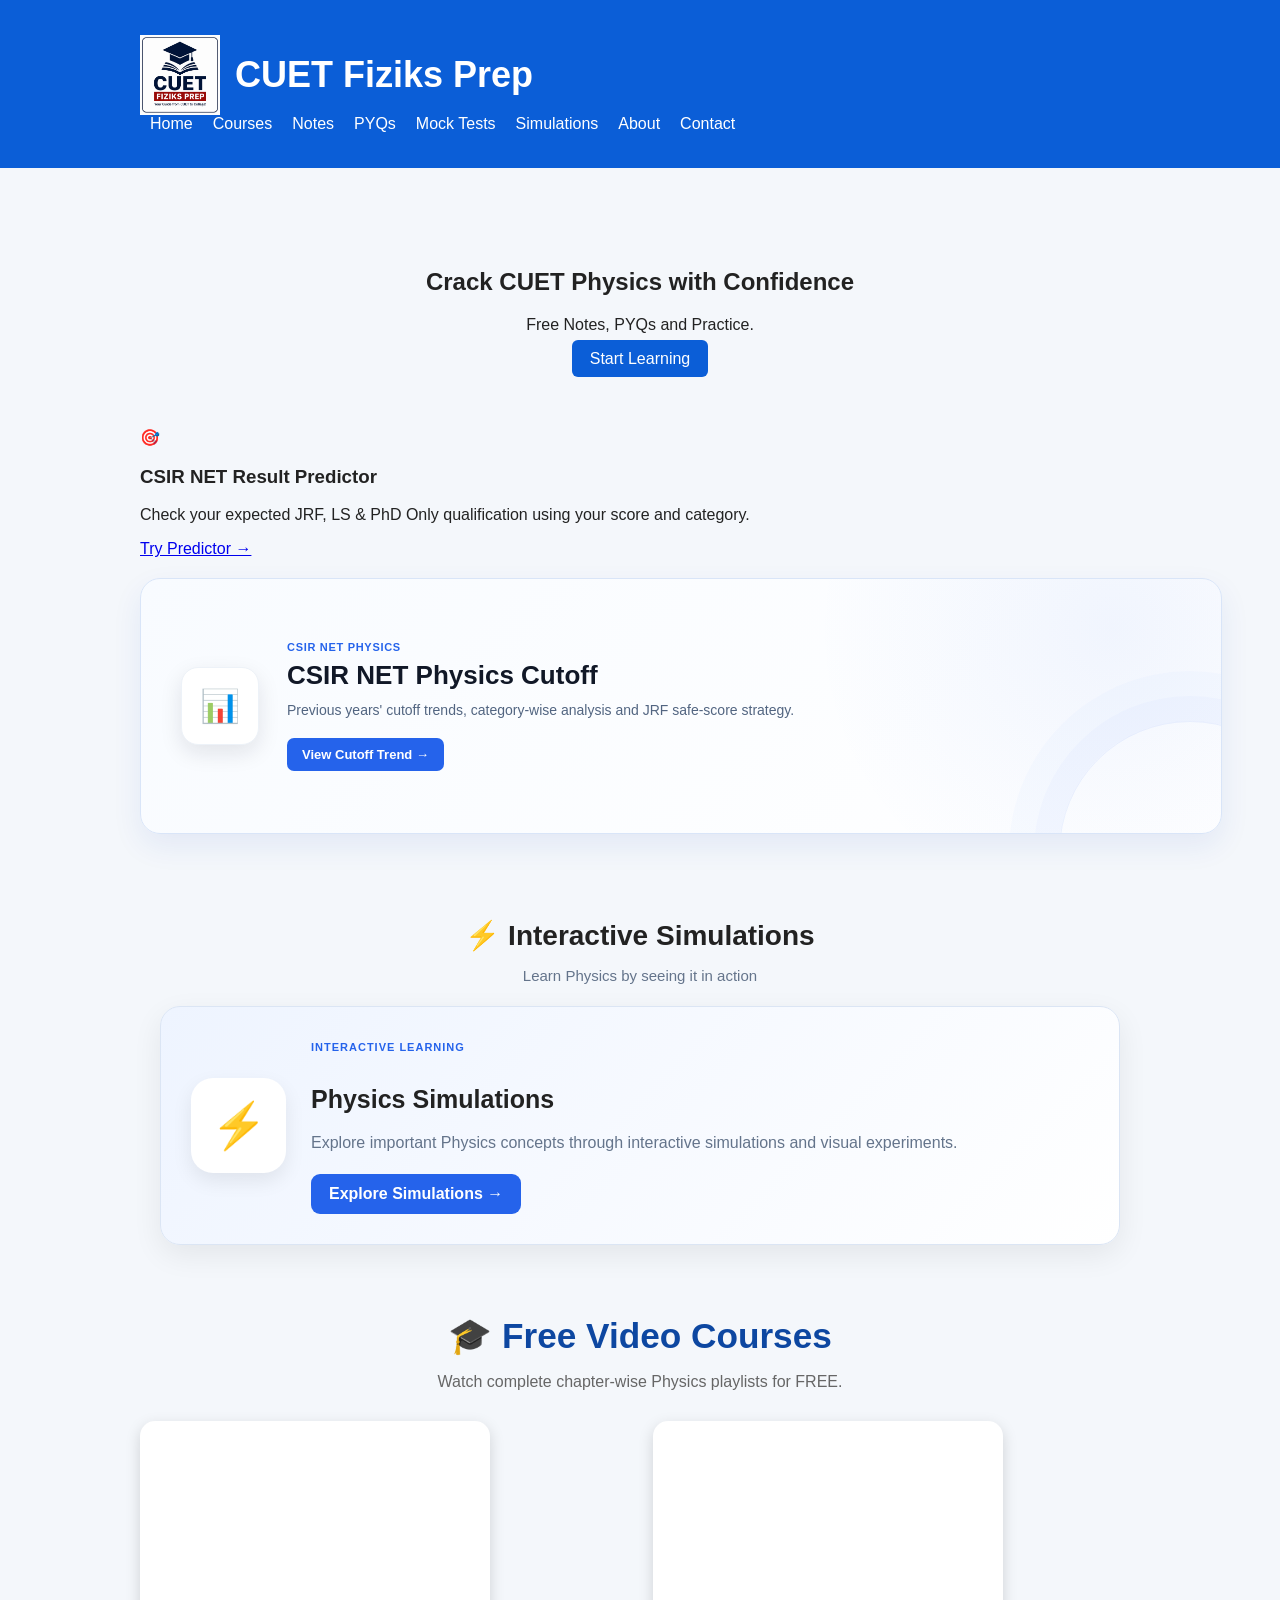
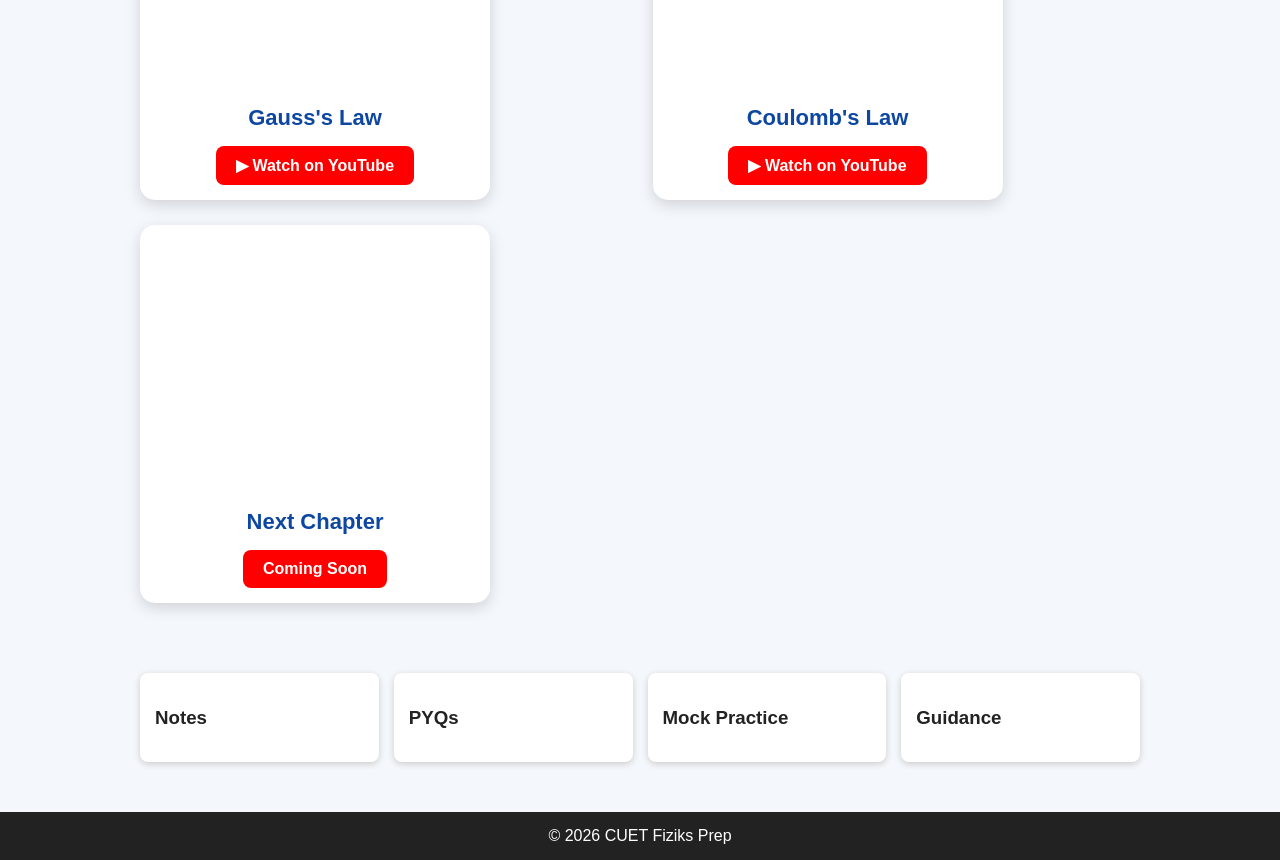
<file: index.html>
<!DOCTYPE html><html><head><meta charset='UTF-8'><meta name='viewport' content='width=device-width,initial-scale=1'><title>index.html</title><link rel='stylesheet' href='css/style.css'></head><body>
<header><div class='container'><div class="logo">
    <img src="images/logo.png" alt="CUET Fiziks Prep Logo">
    <h2>CUET Fiziks Prep</h2>
</div><nav><a href='index.html'>Home</a><a href="courses.html">Courses</a><a href='notes.html'>Notes</a><a href='pyqs.html'>PYQs</a><a href="mock-tests.html">Mock Tests</a><a href="simulations.html">Simulations</a><a href='about.html'>About</a><a href='contact.html'>Contact</a></nav></div></header>
<div class='container'><section class="hero">
    <h1>Crack CUET Physics with Confidence</h1>
    <p>Free Notes, PYQs and Practice.</p>
    <a class="btn" href="notes.html">Start Learning</a>
</section> 


    <div class="feature-card">
    <div class="feature-icon">🎯</div>
    <h3>CSIR NET Result Predictor</h3>
    <p>
        Check your expected JRF, LS & PhD Only
        qualification using your score and category.
    </p>
    <a href="csir-net-predictor.html" class="feature-btn">
        Try Predictor →
    </a>
</div>

<!-- CSIR NET CUTOFF FEATURE CARD -->
<section class="cutoff-feature-section">

    <div class="cutoff-feature-card">

        <div class="cutoff-icon-box">
            📊
        </div>

        <div class="cutoff-feature-content">

            <span class="cutoff-label">
                CSIR NET PHYSICS
            </span>

            <h2>
                CSIR NET Physics Cutoff
            </h2>

            <p>
                Previous years' cutoff trends, category-wise
                analysis and JRF safe-score strategy.
            </p>

            <a href="blogs/csir-net-physics-cutoff.html"
               class="cutoff-button">
                View Cutoff Trend →
            </a>

        </div>

    </div>

</section>
    

<!-- INTERACTIVE SIMULATIONS -->
<section class="simulation-home-section">

    <div class="section-heading">
        <h2>⚡ Interactive Simulations</h2>
        <p>Learn Physics by seeing it in action</p>
    </div>

    <div class="simulation-feature-card">

        <div class="simulation-icon">
            ⚡
        </div>

        <div class="simulation-feature-content">

            <span class="simulation-tag">
                INTERACTIVE LEARNING
            </span>

            <h3>Physics Simulations</h3>

            <p>
                Explore important Physics concepts through
                interactive simulations and visual experiments.
            </p>

            <a href="simulations.html" class="simulation-btn">
                Explore Simulations →
            </a>

        </div>

    </div>

</section>



    
<!-- ================= FREE COURSES ================= -->

<section class="free-courses">

    <h2>🎓 Free Video Courses</h2>
    <p>Watch complete chapter-wise Physics playlists for FREE.</p>

    <div class="course-grid">

        <!-- Gauss Law -->
        <div class="course-card">

            <iframe
                src="https://www.youtube.com/embed/videoseries?list=PLYXdIbSJ_l2CF9yXw7zXhTiMio2PXDDYA"
                title="Gauss Law Playlist"
                allowfullscreen>
            </iframe>

            <h3>Gauss's Law</h3>

            <a class="course-btn"
               href="https://www.youtube.com/playlist?list=PLYXdIbSJ_l2CF9yXw7zXhTiMio2PXDDYA"
               target="_blank">
                ▶ Watch on YouTube
            </a>

        </div> 
        <!-- Coulomb's Law -->

<div class="course-card">

    <iframe
        src="https://www.youtube.com/embed/videoseries?list=PLYXdIbSJ_l2BPnGhoR68_Y9jYh9NMUtgZ"
        title="Coulomb's Law Playlist"
        allowfullscreen>
    </iframe>

    <h3>Coulomb's Law</h3>

    <a class="course-btn"
       href="https://www.youtube.com/playlist?list=PLYXdIbSJ_l2BPnGhoR68_Y9jYh9NMUtgZ"
       target="_blank">
        ▶ Watch on YouTube
    </a>

</div>

        <!-- Duplicate this card for more playlists -->
        <div class="course-card">

            <iframe
                src="https://www.youtube.com/embed/videoseries?list=YOUR_PLAYLIST_ID"
                title="Next Playlist"
                allowfullscreen>
            </iframe>

            <h3>Next Chapter</h3>

            <a class="course-btn"
               href="#"
               target="_blank">
                Coming Soon
            </a>

        </div>

    </div>

</section>

<div class="cards"><div class='card'><h3>Notes</h3></div><div class='card'><h3>PYQs</h3></div><div class='card'><h3>Mock Practice</h3></div><div class='card'><h3>Guidance</h3></div></div></div><footer>© 2026 CUET Fiziks Prep</footer><script src='js/script.js'></script></body></html>
</file>
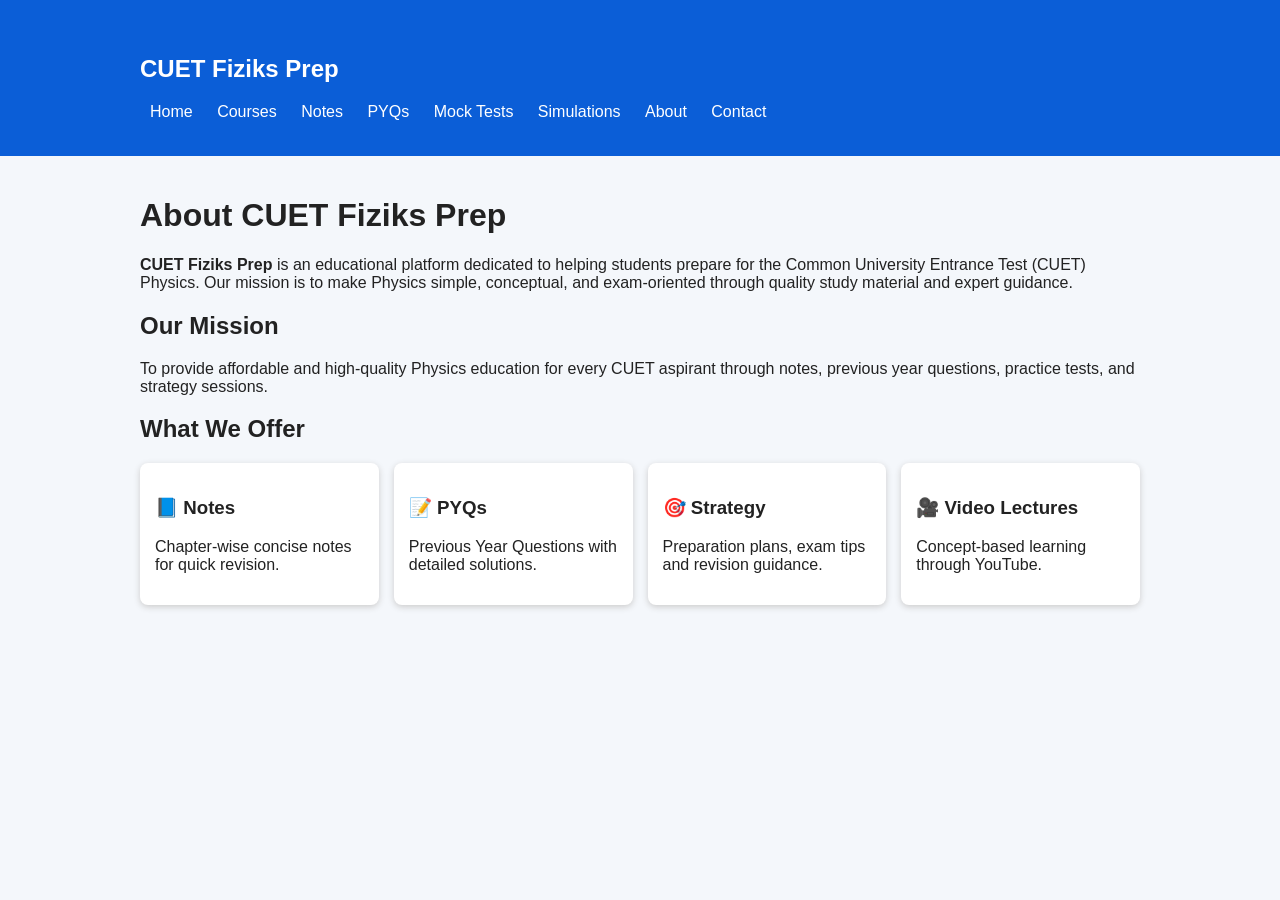
<file: about.html>
<!DOCTYPE html><html><head><meta charset='UTF-8'><meta name='viewport' content='width=device-width,initial-scale=1'><title>about.html</title><link rel='stylesheet' href='css/style.css'></head><body>
<header><div class='container'><h2>CUET Fiziks Prep</h2>
  
  <nav>
<a href="index.html">Home</a>
<a href="courses.html">Courses</a>
<a href="notes.html">Notes</a>
<a href="pyqs.html">PYQs</a>
<a href="mock-tests.html">Mock Tests</a>
<a href="simulations.html">Simulations</a> 
<a href="about.html">About</a>
<a href="contact.html">Contact</a>
</nav>
</div></header>
<div class="container">

<h1>About CUET Fiziks Prep</h1>

<p>
<strong>CUET Fiziks Prep</strong> is an educational platform dedicated to helping students prepare for the Common University Entrance Test (CUET) Physics. Our mission is to make Physics simple, conceptual, and exam-oriented through quality study material and expert guidance.
</p>

<h2>Our Mission</h2>

<p>
To provide affordable and high-quality Physics education for every CUET aspirant through notes, previous year questions, practice tests, and strategy sessions.
</p>

<h2>What We Offer</h2>

<div class="cards">

<div class="card">
<h3>📘 Notes</h3>
<p>Chapter-wise concise notes for quick revision.</p>
</div>

<div class="card">
<h3>📝 PYQs</h3>
<p>Previous Year Questions with detailed solutions.</p>
</div>

<div class="card">
<h3>🎯 Strategy</h3>
<p>Preparation plans, exam tips and revision guidance.</p>
</div>

<div class="card">
<h3>🎥 Video Lectures</h3>
<p>Concept-based learning through YouTube.</p>
</div>

</div>

</div>
</file>
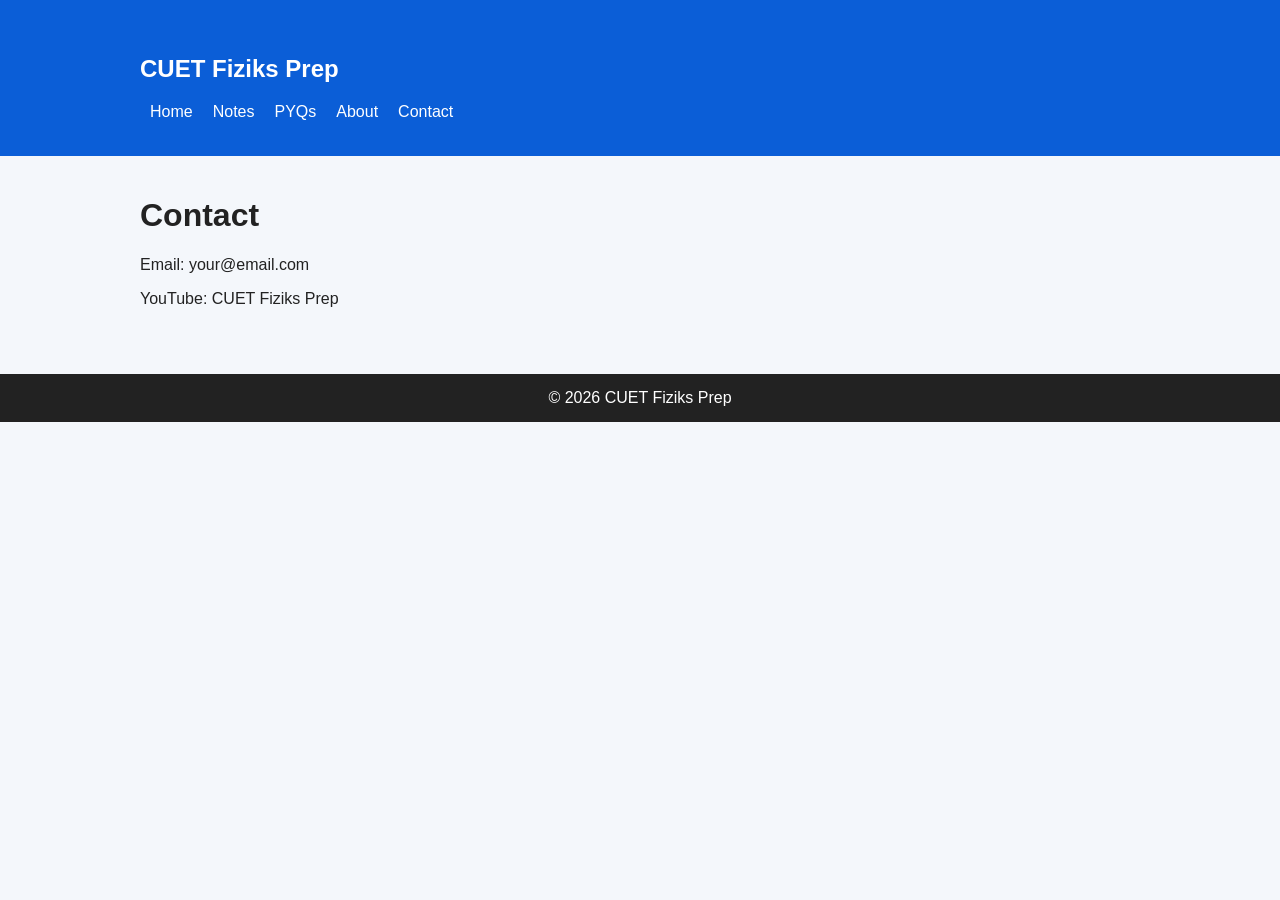
<file: contact.html>
<!DOCTYPE html><html><head><meta charset='UTF-8'><meta name='viewport' content='width=device-width,initial-scale=1'><title>contact.html</title><link rel='stylesheet' href='css/style.css'></head><body>
<header><div class='container'><h2>CUET Fiziks Prep</h2><nav><a href='index.html'>Home</a><a href='notes.html'>Notes</a><a href='pyqs.html'>PYQs</a><a href='about.html'>About</a><a href='contact.html'>Contact</a></nav></div></header>
<div class='container'><h1>Contact</h1><p>Email: your@email.com</p><p>YouTube: CUET Fiziks Prep</p></div><footer>© 2026 CUET Fiziks Prep</footer><script src='js/script.js'></script></body></html>
</file>
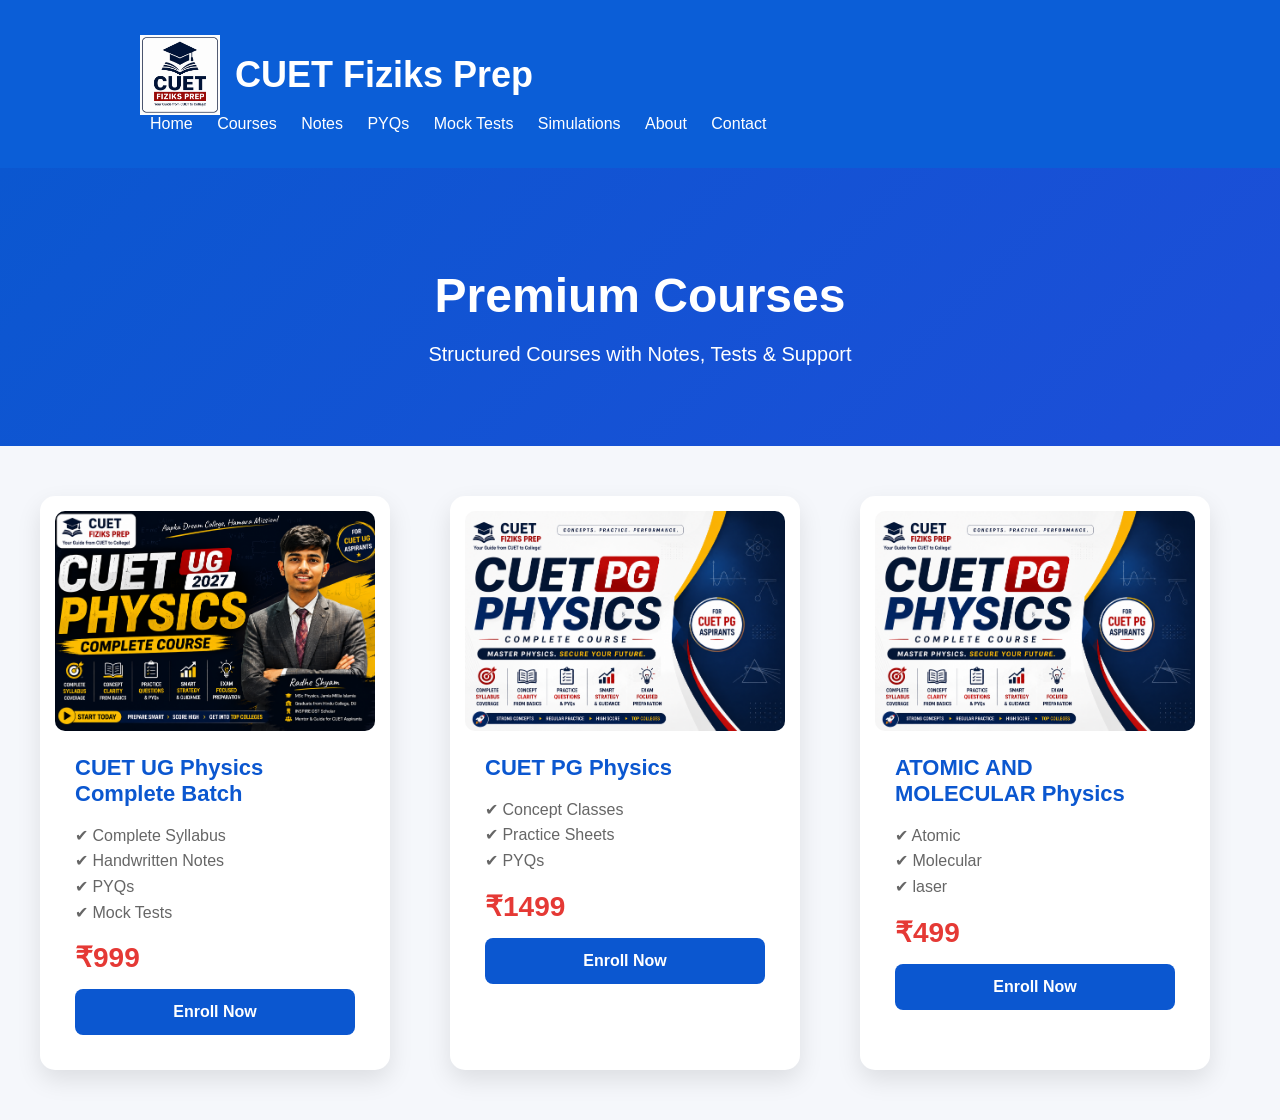
<file: courses.html>
<!DOCTYPE html>
<html lang="en">
<head>
<meta charset="UTF-8">
<meta name="viewport" content="width=device-width, initial-scale=1.0">

<title>Courses | CUET Fiziks Prep</title>

<link rel="stylesheet" href="css/style.css">

<style>

body{
    margin:0;
    font-family:Arial,Helvetica,sans-serif;
    background:#f5f7fb;
}

.hero-course{
    background:linear-gradient(135deg,#0b57d0,#1d4ed8);
    color:white;
    text-align:center;
    padding:60px 20px;
}

.hero-course h1{
    font-size:48px;
    margin-bottom:10px;
}

.hero-course p{
    font-size:20px;
}

.course-container{
    max-width:1200px;
    margin:50px auto;
    display:grid;
    grid-template-columns:repeat(auto-fit,minmax(320px,1fr));
    gap:30px;
    padding:0 20px;
}

.course-card{

    background:white;

    border-radius:15px;

    overflow:hidden;

    box-shadow:0 10px 25px rgba(0,0,0,.1);

    transition:.3s;

}

.course-card:hover{

    transform:translateY(-8px);

}

.course-card img{

    width:100%;

    height:220px;

    object-fit:cover;

}

.course-content{

    padding:20px;

}

.course-content h3{

    margin:0;

    color:#0b57d0;

}

.course-content p{

    color:#666;

    line-height:1.6;

}

.price{

    font-size:28px;

    color:#e53935;

    font-weight:bold;

    margin:15px 0;

}

.btn{

display:block;

text-align:center;

background:#0b57d0;

color:white;

padding:14px;

text-decoration:none;

border-radius:8px;

font-weight:bold;

}

.btn:hover{

background:#0845a3;

}

</style>

</head>

<body>

<header>

<div class="container">

<div class="logo">

<img src="images/logo.png" width="60">

<h2>CUET Fiziks Prep</h2></div><nav>
<a href="index.html">Home</a>
<a href="courses.html">Courses</a>
<a href="notes.html">Notes</a>
<a href="pyqs.html">PYQs</a>
<a href="mock-tests.html">Mock Tests</a>
<a href="simulations.html">Simulations</a> 
<a href="about.html">About</a>
<a href="contact.html">Contact</a>
</nav></div></header>

<section class="hero-course">

<h1>Premium Courses</h1>

<p>Structured Courses with Notes, Tests & Support</p>

</section>

<section class="course-container">

<div class="course-card">

<img src="images/cuetug.png">

<div class="course-content">

<h3>CUET UG Physics Complete Batch</h3>

<p>

✔ Complete Syllabus<br>

✔ Handwritten Notes<br>

✔ PYQs<br>

✔ Mock Tests

</p>

<div class="price">₹999</div>

<a href="cuet-ug.html" class="btn">

Enroll Now

</a>

</div>

</div>

<div class="course-card">

<img src="images/cuetpg.png">

<div class="course-content">

<h3>CUET PG Physics</h3>

<p>

✔ Concept Classes<br>

✔ Practice Sheets<br>

✔ PYQs

</p>

<div class="price">₹1499</div>

<a href="cuet-pg.html" class="btn">

Enroll Now

</a>

</div>

</div>

<div class="course-card">

<img src="images/cuetpg.png">

<div class="course-content">

<h3>ATOMIC AND MOLECULAR Physics</h3>

<p>

✔ Atomic<br>

✔ Molecular<br>

✔ laser

</p>

<div class="price">₹499</div>

<a href="net-course.html" class="btn">

Enroll Now

</a>

</div>

</div>

</section>

</body>

</html>
</file>
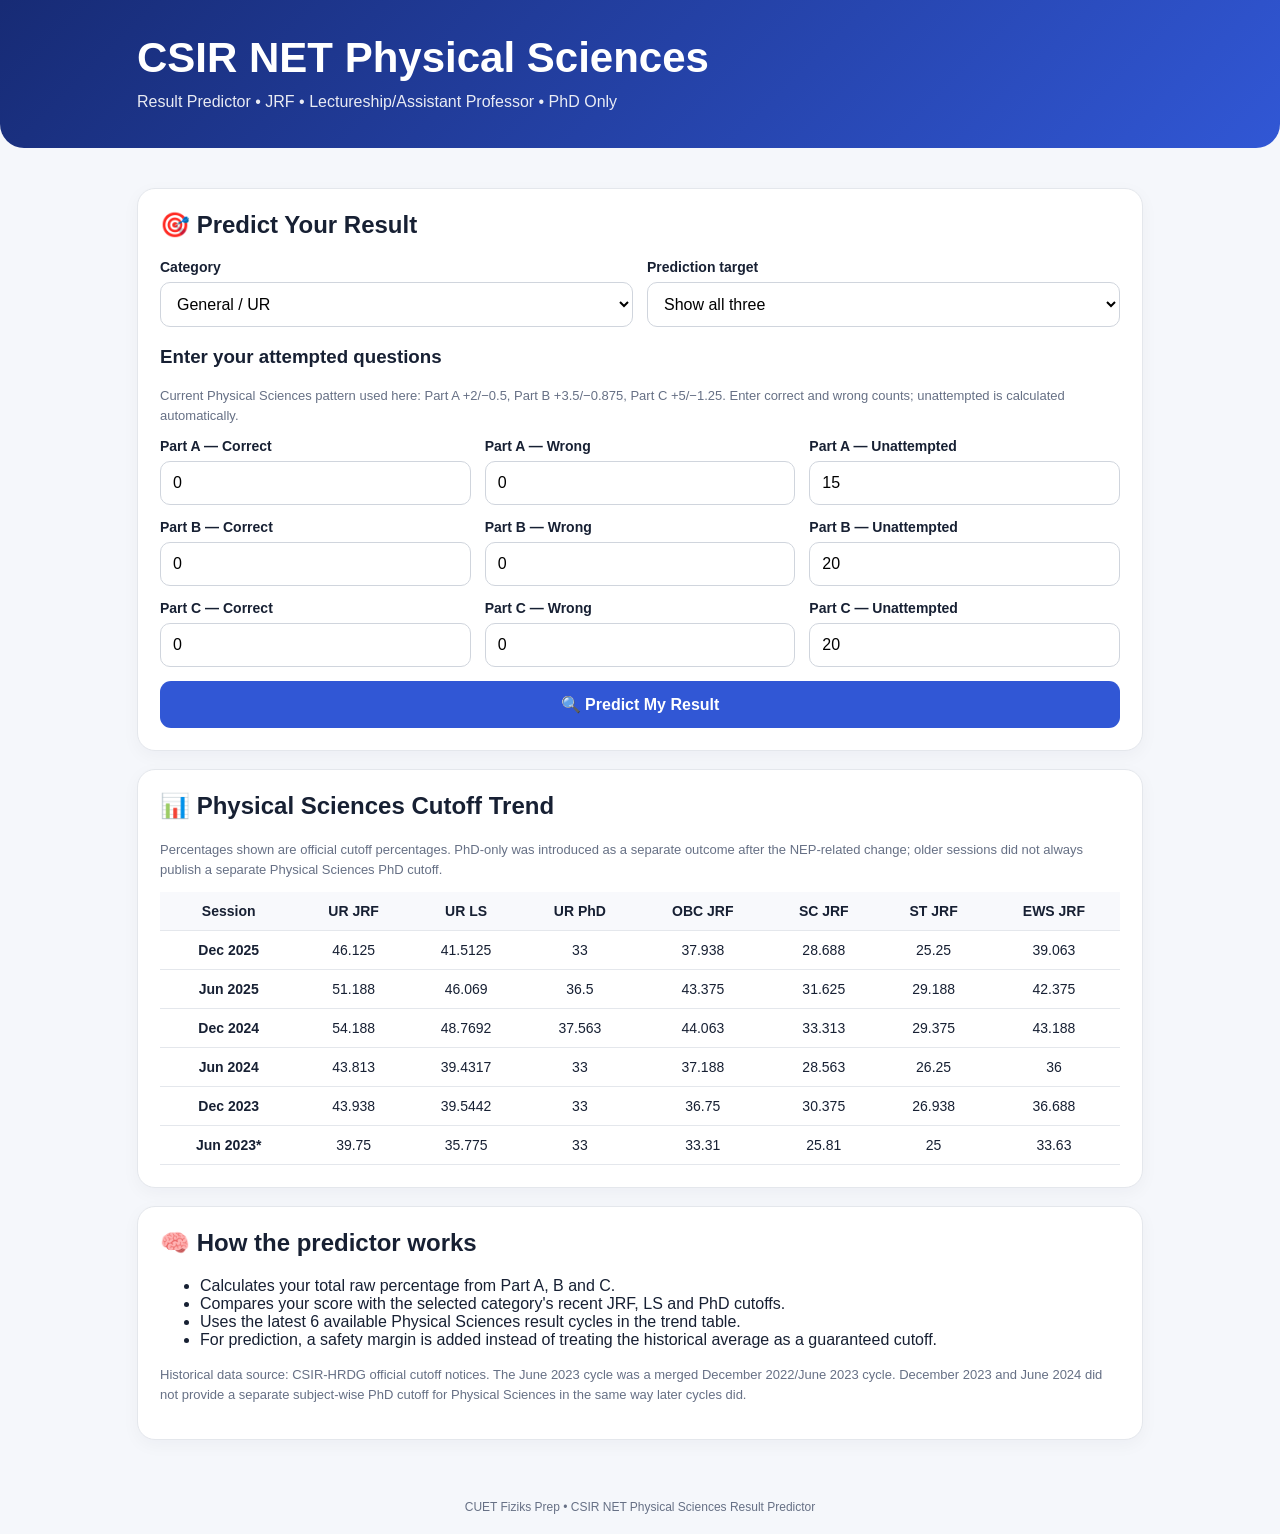
<file: csir-net-predictor.html>
<!DOCTYPE html>
<html lang="en">
<head>
<meta charset="UTF-8">
<meta name="viewport" content="width=device-width, initial-scale=1.0">
<title>CSIR NET Physical Sciences Result Predictor</title>
<style>
:root{--bg:#f5f7fb;--card:#fff;--text:#172033;--muted:#667085;--primary:#3157d5;--border:#e4e7ec;--green:#16845b;--orange:#c66a12;--red:#c43d3d}
*{box-sizing:border-box} body{margin:0;font-family:Inter,Arial,sans-serif;background:var(--bg);color:var(--text)}
.container{max-width:1050px;margin:auto;padding:22px}
header{background:linear-gradient(135deg,#172b75,#3157d5);color:white;padding:34px 22px;border-radius:0 0 24px 24px}
header .container{padding-top:0;padding-bottom:0}
h1{margin:0 0 8px;font-size:clamp(26px,5vw,42px)} h2{margin-top:0}
.subtitle{opacity:.9;margin:0;line-height:1.5}
.card{background:var(--card);border:1px solid var(--border);border-radius:18px;padding:22px;margin:18px 0;box-shadow:0 5px 18px rgba(16,24,40,.04)}
.grid{display:grid;grid-template-columns:repeat(3,1fr);gap:14px}
.grid2{display:grid;grid-template-columns:repeat(2,1fr);gap:14px}
label{display:block;font-weight:700;margin-bottom:7px;font-size:14px}
input,select{width:100%;padding:12px;border:1px solid #d0d5dd;border-radius:10px;font-size:16px;background:white}
table{width:100%;border-collapse:collapse;font-size:14px} th,td{padding:11px 8px;border-bottom:1px solid var(--border);text-align:center} th{background:#f8f9fc}
button{border:0;background:var(--primary);color:white;padding:14px 20px;border-radius:11px;font-size:16px;font-weight:800;cursor:pointer;width:100%;margin-top:14px}
.result{display:none}.result h2{text-align:center}.score{font-size:42px;text-align:center;font-weight:900;margin:8px}
.badge{display:block;text-align:center;font-size:22px;font-weight:900;padding:14px;border-radius:12px;margin:15px 0}
.jrf{background:#e9f8f1;color:var(--green)} .ls{background:#edf2ff;color:var(--primary)} .phd{background:#fff2df;color:var(--orange)} .none{background:#ffe9e9;color:var(--red)}
.bar{height:12px;background:#edf0f5;border-radius:20px;overflow:hidden;margin:6px 0 14px}.fill{height:100%;background:var(--primary);border-radius:20px}
.small{font-size:13px;color:var(--muted);line-height:1.5}.warning{background:#fff8e7;border-left:4px solid #e2a21a;padding:13px;border-radius:8px}
.trend-wrap{overflow-x:auto}.trend-table{min-width:900px}
.footer{text-align:center;color:var(--muted);font-size:12px;padding:20px}
@media(max-width:700px){.grid,.grid2{grid-template-columns:1fr}.card{padding:16px}header{padding:28px 10px}}
</style>
</head>
<body>
<header><div class="container">
<h1>CSIR NET Physical Sciences</h1>
<p class="subtitle">Result Predictor • JRF • Lectureship/Assistant Professor • PhD Only</p>
</div></header>

<main class="container">
<section class="card">
<h2>🎯 Predict Your Result</h2>
<div class="grid2">
<div><label>Category</label>
<select id="category">
<option value="UR">General / UR</option><option value="EWS">EWS</option>
<option value="OBC">OBC-NCL</option><option value="SC">SC</option>
<option value="ST">ST</option><option value="PwD">PwD</option>
</select></div>
<div><label>Prediction target</label>
<select id="target"><option value="all">Show all three</option><option value="jrf">JRF</option><option value="ls">LS / Assistant Professor</option><option value="phd">PhD Only</option></select></div>
</div>

<h3>Enter your attempted questions</h3>
<p class="small">Current Physical Sciences pattern used here: Part A +2/−0.5, Part B +3.5/−0.875, Part C +5/−1.25. Enter correct and wrong counts; unattempted is calculated automatically.</p>
<div class="grid">
<div><label>Part A — Correct</label><input id="ac" type="number" min="0" max="15" value="0"></div>
<div><label>Part A — Wrong</label><input id="aw" type="number" min="0" max="15" value="0"></div>
<div><label>Part A — Unattempted</label><input id="au" type="number" min="0" max="15" value="15" readonly></div>
<div><label>Part B — Correct</label><input id="bc" type="number" min="0" max="20" value="0"></div>
<div><label>Part B — Wrong</label><input id="bw" type="number" min="0" max="20" value="0"></div>
<div><label>Part B — Unattempted</label><input id="bu" type="number" min="0" max="20" value="20" readonly></div>
<div><label>Part C — Correct</label><input id="cc" type="number" min="0" max="20" value="0"></div>
<div><label>Part C — Wrong</label><input id="cw" type="number" min="0" max="20" value="0"></div>
<div><label>Part C — Unattempted</label><input id="cu" type="number" min="0" max="20" value="20" readonly></div>
</div>
<button onclick="predict()">🔍 Predict My Result</button>
</section>

<section class="card result" id="result">
<h2>Your Estimated Score</h2><div class="score" id="score">0.00 / 200</div>
<div id="badge" class="badge"></div>
<div id="details"></div>
<div class="warning"><b>Important:</b> This is an estimate, not an official result. Historical cutoffs vary with paper difficulty, competition and session. The official CSIR/UGC/NTA result and cutoff are final.</div>
</section>

<section class="card">
<h2>📊 Physical Sciences Cutoff Trend</h2>
<p class="small">Percentages shown are official cutoff percentages. PhD-only was introduced as a separate outcome after the NEP-related change; older sessions did not always publish a separate Physical Sciences PhD cutoff.</p>
<div class="trend-wrap"><table class="trend-table"><thead><tr>
<th>Session</th><th>UR JRF</th><th>UR LS</th><th>UR PhD</th><th>OBC JRF</th><th>SC JRF</th><th>ST JRF</th><th>EWS JRF</th>
</tr></thead><tbody id="trend"></tbody></table></div>
</section>

<section class="card">
<h2>🧠 How the predictor works</h2>
<ul>
<li>Calculates your total raw percentage from Part A, B and C.</li>
<li>Compares your score with the selected category's recent JRF, LS and PhD cutoffs.</li>
<li>Uses the latest 6 available Physical Sciences result cycles in the trend table.</li>
<li>For prediction, a safety margin is added instead of treating the historical average as a guaranteed cutoff.</li>
</ul>
<p class="small">Historical data source: CSIR-HRDG official cutoff notices. The June 2023 cycle was a merged December 2022/June 2023 cycle. December 2023 and June 2024 did not provide a separate subject-wise PhD cutoff for Physical Sciences in the same way later cycles did.</p>
</section>
</main>
<div class="footer">CUET Fiziks Prep • CSIR NET Physical Sciences Result Predictor</div>

<script>
const data = {
"Dec 2025":{UR:{jrf:46.125,ls:41.5125,phd:33},EWS:{jrf:39.063,ls:35.1567,phd:33},OBC:{jrf:37.938,ls:34.1442,phd:33},SC:{jrf:28.688,ls:25.8192,phd:25},ST:{jrf:25.250,ls:25,phd:26.125},PwD:{jrf:25,ls:25,phd:25}},
"Jun 2025":{UR:{jrf:51.188,ls:46.069,phd:36.5},EWS:{jrf:42.375,ls:38.1375,phd:33},OBC:{jrf:43.375,ls:39.038,phd:33},SC:{jrf:31.625,ls:28.463,phd:25},ST:{jrf:29.188,ls:26.269,phd:25},PwD:{jrf:25.125,ls:25,phd:25}},
"Dec 2024":{UR:{jrf:54.188,ls:48.7692,phd:37.563},EWS:{jrf:43.188,ls:38.8692,phd:33.063},OBC:{jrf:44.063,ls:39.6567,phd:33},SC:{jrf:33.313,ls:29.9817,phd:25},ST:{jrf:29.375,ls:26.4375,phd:25},PwD:{jrf:25.25,ls:25,phd:25}},
"Jun 2024":{UR:{jrf:43.813,ls:39.4317,phd:33},EWS:{jrf:36,ls:33,phd:33},OBC:{jrf:37.188,ls:33.4692,phd:33},SC:{jrf:28.563,ls:25.7067,phd:25},ST:{jrf:26.25,ls:25,phd:25},PwD:{jrf:25.188,ls:25,phd:25}},
"Dec 2023":{UR:{jrf:43.938,ls:39.5442,phd:33},EWS:{jrf:36.688,ls:33.0192,phd:33},OBC:{jrf:36.75,ls:33.075,phd:33},SC:{jrf:30.375,ls:27.3375,phd:25},ST:{jrf:26.938,ls:25,phd:25},PwD:{jrf:25.875,ls:25,phd:25}},
"Jun 2023*":{UR:{jrf:39.75,ls:35.775,phd:33},EWS:{jrf:33.63,ls:33,phd:33},OBC:{jrf:33.31,ls:33,phd:33},SC:{jrf:25.81,ls:25,phd:25},ST:{jrf:25,ls:25,phd:25},PwD:{jrf:25.5,ls:25,phd:25}}
};

const keys=["UR","EWS","OBC","SC","ST","PwD"];
function n(id){return Math.max(0,Number(document.getElementById(id).value)||0)}
function updateUnattempted(){
 [["a",15],["b",20],["c",20]].forEach(([p,max])=>{
   const u=max-n(p+"c")-n(p+"w"); document.getElementById(p+"u").value=Math.max(0,u);
 });
}
document.querySelectorAll("input").forEach(x=>x.addEventListener("input",updateUnattempted));
updateUnattempted();

function historical(cat,type){
 const vals=Object.values(data).map(x=>x[cat][type]);
 return vals.reduce((a,b)=>a+b,0)/vals.length;
}
function predict(){
 updateUnattempted();
 const ac=n("ac"),aw=n("aw"),bc=n("bc"),bw=n("bw"),cc=n("cc"),cw=n("cw");
 const score=ac*2-aw*.5+bc*3.5-bw*.875+cc*5-cw*1.25;
 const pct=score/2; // 200 marks = 100%
 const cat=document.getElementById("category").value;
 const target=document.getElementById("target").value;
 const recent=Object.values(data).slice(0,3).map(x=>x[cat]);
 const avg={jrf:recent.reduce((s,x)=>s+x.jrf,0)/3,ls:recent.reduce((s,x)=>s+x.ls,0)/3,phd:recent.reduce((s,x)=>s+x.phd,0)/3};
 let qualification="Not safely qualified", cls="none";
 if(pct>=avg.jrf+2){qualification="Likely JRF";cls="jrf"}
 else if(pct>=avg.ls+2){qualification="Likely LS / Assistant Professor";cls="ls"}
 else if(pct>=avg.phd+2){qualification="Likely PhD Only";cls="phd"}
 else if(pct>=avg.phd-1){qualification="Borderline — PhD Only";cls="phd"}
 if(target!=="all"){
   const cutoff=avg[target];
   qualification=pct>=cutoff+2 ? "Likely "+(target==="jrf"?"JRF":target==="ls"?"LS / Assistant Professor":"PhD Only")
     : pct>=cutoff-1 ? "Borderline for "+(target==="jrf"?"JRF":target==="ls"?"LS / Assistant Professor":"PhD Only") : "Below recent "+target.toUpperCase()+" trend";
   cls=target==="jrf"?"jrf":target==="ls"?"ls":"phd";
 }
 document.getElementById("score").textContent=score.toFixed(2)+" / 200 ("+pct.toFixed(2)+"%)";
 const badge=document.getElementById("badge"); badge.textContent=qualification;badge.className="badge "+cls;
 document.getElementById("details").innerHTML=`
 <p><b>${cat}</b> recent-3-session average trend:</p>
 <div>JRF — ${avg.jrf.toFixed(2)}%<div class="bar"><div class="fill" style="width:${Math.min(100,pct/avg.jrf*70)}%"></div></div></div>
 <div>LS / Assistant Professor — ${avg.ls.toFixed(2)}%<div class="bar"><div class="fill" style="width:${Math.min(100,pct/avg.ls*70)}%"></div></div></div>
 <div>PhD Only — ${avg.phd.toFixed(2)}%<div class="bar"><div class="fill" style="width:${Math.min(100,pct/avg.phd*70)}%"></div></div></div>
 <p class="small">Prediction uses the recent 3-session average plus a small safety margin. It should not be interpreted as an official cutoff.</p>`;
 document.getElementById("result").style.display="block";
 document.getElementById("result").scrollIntoView({behavior:"smooth"});
}
const tbody=document.getElementById("trend");
Object.entries(data).forEach(([session,x])=>{
 tbody.innerHTML+=`<tr><td><b>${session}</b></td><td>${x.UR.jrf}</td><td>${x.UR.ls}</td><td>${x.UR.phd}</td><td>${x.OBC.jrf}</td><td>${x.SC.jrf}</td><td>${x.ST.jrf}</td><td>${x.EWS.jrf}</td></tr>`;
});
</script>
</body>
</html>
</file>
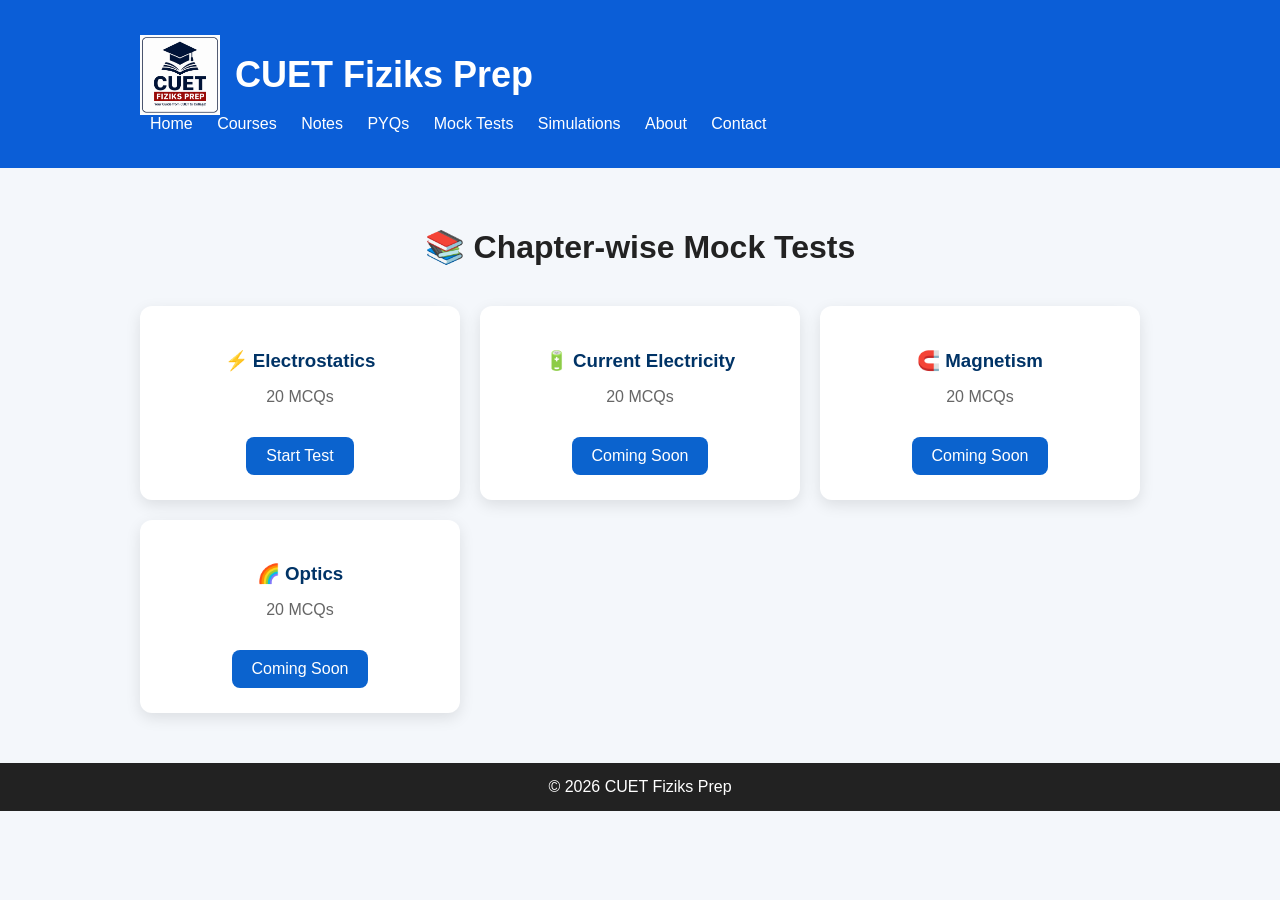
<file: mock-tests.html>
<!DOCTYPE html>
<html lang="en">
<head>
<meta charset="UTF-8">
<meta name="viewport" content="width=device-width, initial-scale=1.0">
<title>Mock Tests | CUET Fiziks Prep</title>

<link rel="stylesheet" href="css/style.css">

<style>

.chapter-grid{
display:grid;
grid-template-columns:repeat(auto-fit,minmax(250px,1fr));
gap:20px;
margin-top:40px;
}

.chapter-card{
background:white;
padding:25px;
border-radius:12px;
text-align:center;
box-shadow:0 5px 15px rgba(0,0,0,.1);
}

.chapter-card h3{
margin-bottom:10px;
color:#003366;
}

.chapter-card p{
color:#666;
}

.chapter-card a{
display:inline-block;
margin-top:15px;
background:#0b63ce;
color:white;
padding:10px 20px;
text-decoration:none;
border-radius:8px;
}

</style>

</head>

<body>

<header>

<div class="container">

<div class="logo">
<img src="images/logo.png">
<h2>CUET Fiziks Prep</h2>
</div>

<nav>
<a href="index.html">Home</a>
<a href="courses.html">Courses</a>
<a href="notes.html">Notes</a>
<a href="pyqs.html">PYQs</a>
<a href="mock-tests.html">Mock Tests</a>
<a href="simulations.html">Simulations</a> 
<a href="about.html">About</a>
<a href="contact.html">Contact</a>
</nav>

</div>

</header>

<div class="container">

<h1 style="text-align:center;margin-top:40px;">
📚 Chapter-wise Mock Tests
</h1>

<div class="chapter-grid">

<div class="chapter-card">
<h3>⚡ Electrostatics</h3>
<p>20 MCQs</p>
<a href="mock-test/electrostatics.html">Start Test</a>
</div>

<div class="chapter-card">
<h3>🔋 Current Electricity</h3>
<p>20 MCQs</p>
<a href="#">Coming Soon</a>
</div>

<div class="chapter-card">
<h3>🧲 Magnetism</h3>
<p>20 MCQs</p>
<a href="#">Coming Soon</a>
</div>

<div class="chapter-card">
<h3>🌈 Optics</h3>
<p>20 MCQs</p>
<a href="#">Coming Soon</a>
</div>

</div>

</div>

<footer>

© 2026 CUET Fiziks Prep

</footer>

</body>
</html>
</file>
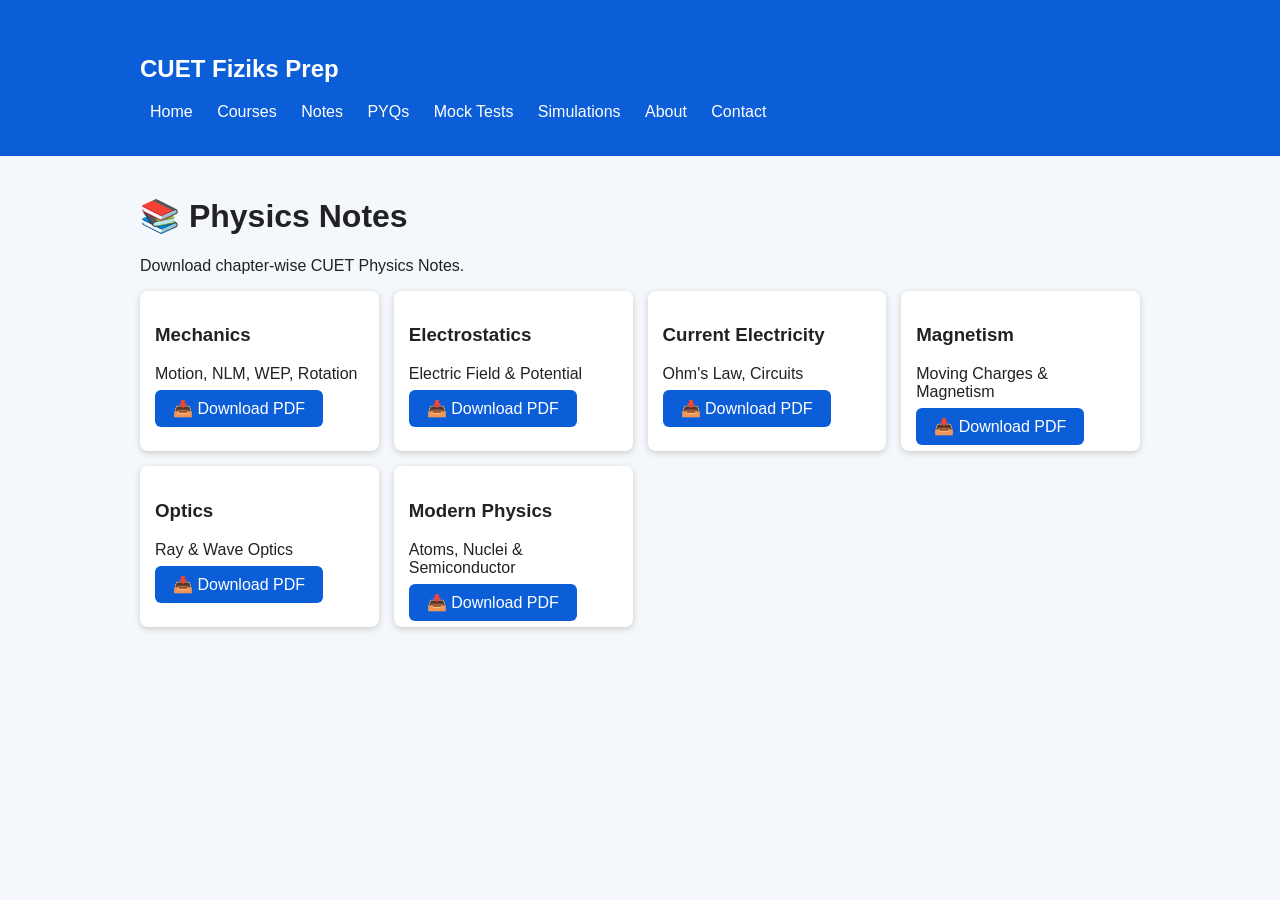
<file: notes.html>
<!DOCTYPE html><html><head><meta charset='UTF-8'><meta name='viewport' content='width=device-width,initial-scale=1'><title>notes.html</title><link rel='stylesheet' href='css/style.css'></head><body>
<header><div class='container'><h2>CUET Fiziks Prep</h2><nav>
<a href="index.html">Home</a>
<a href="courses.html">Courses</a>
<a href="notes.html">Notes</a>
<a href="pyqs.html">PYQs</a>
<a href="mock-tests.html">Mock Tests</a>
<a href="simulations.html">Simulations</a> 
<a href="about.html">About</a>
<a href="contact.html">Contact</a>
</nav></div></header>
<div class="container">

<h1>📚 Physics Notes</h1>

<p>Download chapter-wise CUET Physics Notes.</p>

<div class="cards">

<div class="card">
<h3>Mechanics</h3>
<p>Motion, NLM, WEP, Rotation</p>
<a class="btn" href="pdfs/Mechanics.pdf" target="_blank">📥 Download PDF</a>
</div>

<div class="card">
<h3>Electrostatics</h3>
<p>Electric Field & Potential</p>
<a class="btn" href="pdfs/Electrostatics.pdf" target="_blank">📥 Download PDF</a>
</div>

<div class="card">
<h3>Current Electricity</h3>
<p>Ohm's Law, Circuits</p>
<a class="btn" href="pdfs/Current Electricity.pdf" target="_blank">📥 Download PDF</a>
</div>

<div class="card">
<h3>Magnetism</h3>
<p>Moving Charges & Magnetism</p>
<a class="btn" href="pdfs/Magnetism.pdf" target="_blank">📥 Download PDF</a>
</div>

<div class="card">
<h3>Optics</h3>
<p>Ray & Wave Optics</p>
<a class="btn" href="pdfs/Optics.pdf" target="_blank">📥 Download PDF</a>
</div>

<div class="card">
<h3>Modern Physics</h3>
<p>Atoms, Nuclei & Semiconductor</p>
<a class="btn" href="pdfs/Modern Physics.pdf" target="_blank">📥 Download PDF</a>
</div>

</div>

</div>
</file>
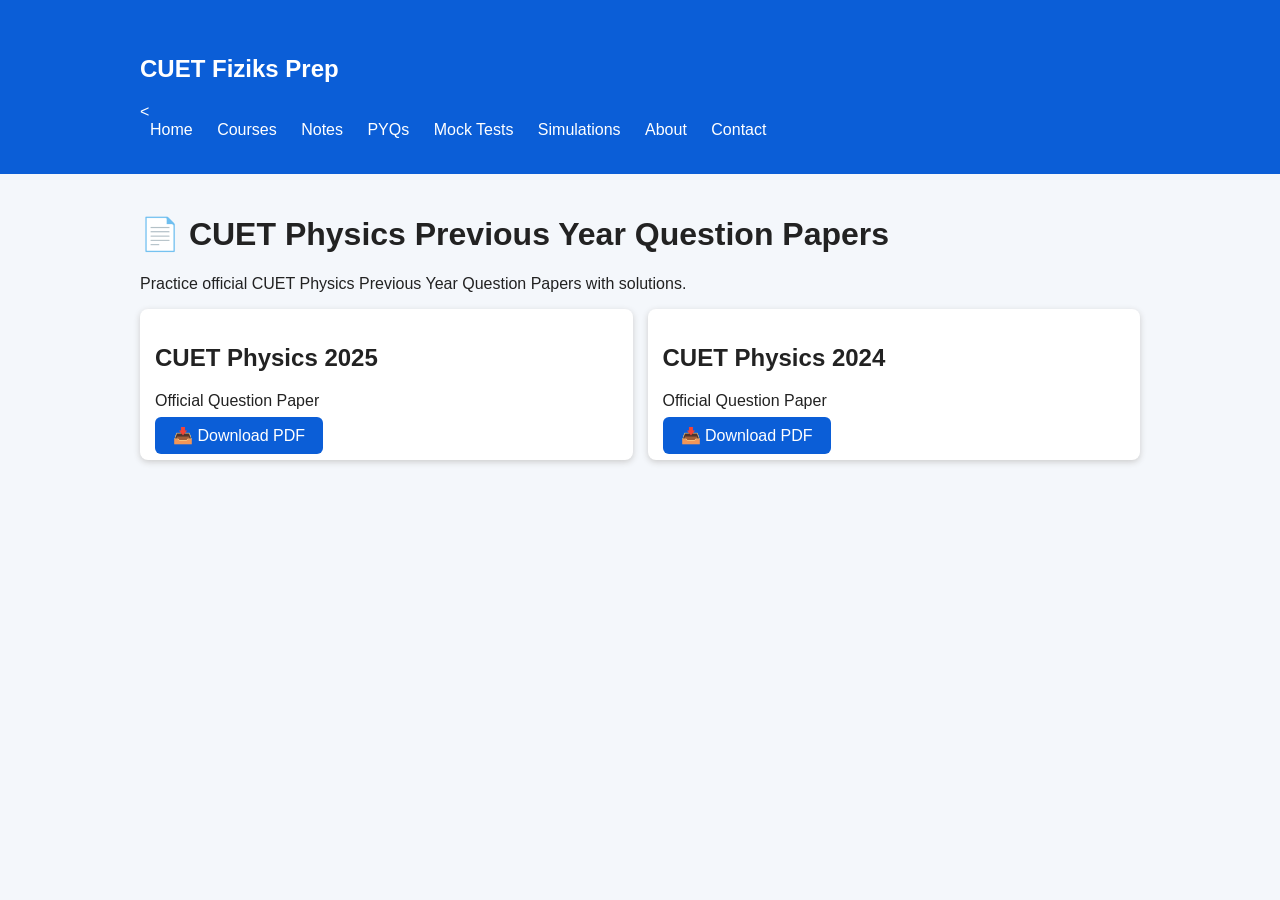
<file: pyqs.html>
<!DOCTYPE html><html><head><meta charset='UTF-8'><meta name='viewport' content='width=device-width,initial-scale=1'><title>pyqs.html</title><link rel='stylesheet' href='css/style.css'></head><body>
<header><div class='container'><h2>CUET Fiziks Prep</h2><<nav>
<a href="index.html">Home</a>
<a href="courses.html">Courses</a>
<a href="notes.html">Notes</a>
<a href="pyqs.html">PYQs</a>
<a href="mock-tests.html">Mock Tests</a>
<a href="simulations.html">Simulations</a> 
<a href="about.html">About</a>
<a href="contact.html">Contact</a>
</nav></div></header>
<div class="container">

<h1>📄 CUET Physics Previous Year Question Papers</h1>

<p>
Practice official CUET Physics Previous Year Question Papers with solutions.
</p>

<div class="cards">

<div class="card">
<h2>CUET Physics 2025</h2>
<p>Official Question Paper</p>

<a class="btn"
href="pyqs/CUET-Physics-2025.pdf"
target="_blank">
📥 Download PDF
</a>

</div>

<div class="card">

<h2>CUET Physics 2024</h2>

<p>Official Question Paper</p>

<a class="btn"
href="pyqs/CUET-Physics-2024.pdf"
target="_blank">
📥 Download PDF
</a>

</div>

</div>

</div>
</file>
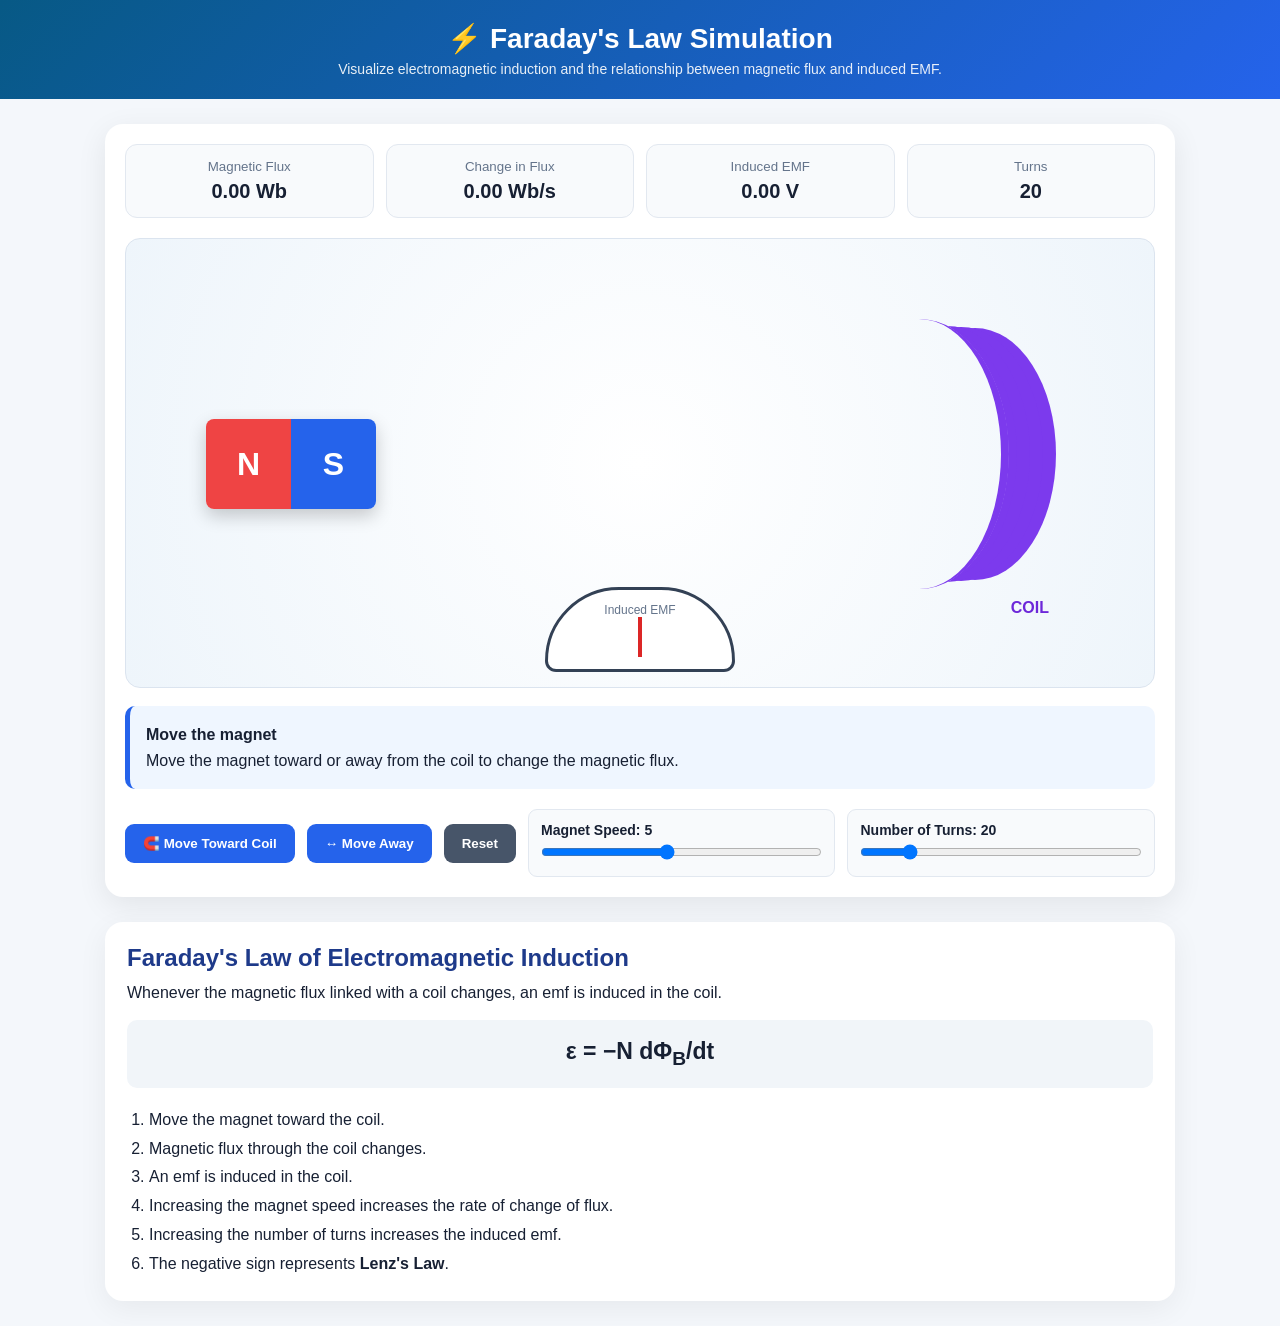
<file: simulations/faradays-law-simulation.html>
<!DOCTYPE html>
<html lang="en">

<head>

<meta charset="UTF-8">

<meta name="viewport"
      content="width=device-width, initial-scale=1.0">

<title>Faraday's Law Simulation | CUET Fiziks Prep</title>

<style>

*{
    box-sizing:border-box;
    margin:0;
    padding:0;
}

body{
    font-family:Arial, Helvetica, sans-serif;
    background:#f4f7fb;
    color:#172033;
}


/* HEADER */

.header{
    background:linear-gradient(135deg,#075985,#2563eb);
    color:white;
    text-align:center;
    padding:22px 15px;
}

.header h1{
    font-size:28px;
    margin-bottom:6px;
}

.header p{
    font-size:14px;
    opacity:.9;
}


/* MAIN */

.container{
    max-width:1100px;
    margin:25px auto;
    padding:0 15px;
}


/* SIMULATION CARD */

.simulation-box{
    background:white;
    border-radius:18px;
    padding:20px;
    box-shadow:0 8px 30px rgba(0,0,0,.08);
}


/* DATA */

.data-grid{
    display:grid;
    grid-template-columns:repeat(4,1fr);
    gap:12px;
    margin-bottom:20px;
}

.data-card{
    background:#f8fafc;
    border:1px solid #e2e8f0;
    border-radius:12px;
    padding:14px;
    text-align:center;
}

.data-card small{
    display:block;
    color:#64748b;
    margin-bottom:6px;
}

.data-card strong{
    font-size:20px;
}


/* SIMULATION AREA */

.sim-area{
    position:relative;
    height:450px;
    overflow:hidden;
    border-radius:15px;
    border:1px solid #dbe4ef;
    background:
        radial-gradient(circle at center,#ffffff,#eef5fb);
}


/* COIL */

.coil{
    position:absolute;
    right:145px;
    top:80px;
    width:180px;
    height:270px;
    border-right:8px solid #7c3aed;
    border-radius:50%;
    box-shadow:
        14px 0 0 -6px #7c3aed,
        28px 0 0 -7px #7c3aed,
        42px 0 0 -8px #7c3aed,
        56px 0 0 -9px #7c3aed;
}

.coil-label{
    position:absolute;
    right:105px;
    top:360px;
    color:#6d28d9;
    font-weight:bold;
}


/* MAGNET */

.magnet{
    position:absolute;
    left:80px;
    top:180px;

    width:170px;
    height:90px;

    display:flex;

    border-radius:8px;

    cursor:grab;

    user-select:none;

    box-shadow:0 7px 18px rgba(0,0,0,.2);

    z-index:5;
}

.magnet:active{
    cursor:grabbing;
}

.pole{
    width:50%;
    height:100%;

    display:flex;
    justify-content:center;
    align-items:center;

    color:white;

    font-size:32px;
    font-weight:bold;
}

.north{
    background:#ef4444;
    border-radius:8px 0 0 8px;
}

.south{
    background:#2563eb;
    border-radius:0 8px 8px 0;
}


/* FLUX FIELD */

.field-lines{
    position:absolute;
    left:270px;
    top:120px;
    width:280px;
    height:200px;
    opacity:0;
    transition:.3s;
}

.field-line{
    position:absolute;
    left:0;
    right:0;
    height:3px;
    background:#f59e0b;
    border-radius:10px;
}

.field-line:nth-child(1){
    top:30px;
}

.field-line:nth-child(2){
    top:70px;
}

.field-line:nth-child(3){
    top:110px;
}

.field-line:nth-child(4){
    top:150px;
}


/* FLUX LABEL */

.flux-label{
    position:absolute;
    top:70px;
    left:350px;
    color:#b45309;
    font-weight:bold;
    opacity:0;
}


/* GALVANOMETER */

.galvanometer{
    position:absolute;
    left:50%;
    transform:translateX(-50%);

    bottom:15px;

    width:190px;
    height:85px;

    background:white;

    border:3px solid #334155;

    border-radius:100px 100px 15px 15px;

    display:flex;
    flex-direction:column;
    justify-content:center;
    align-items:center;
}

.meter-label{
    font-size:12px;
    color:#64748b;
}

.needle{
    width:4px;
    height:40px;
    background:#dc2626;

    transform-origin:bottom center;

    transform:rotate(0deg);

    transition:transform .15s;
}


/* STATUS */

.status{
    margin-top:18px;

    padding:16px;

    background:#eff6ff;

    border-left:5px solid #2563eb;

    border-radius:10px;

    line-height:1.6;
}


/* CONTROLS */

.controls{
    margin-top:20px;

    display:flex;

    flex-wrap:wrap;

    gap:12px;

    align-items:center;
}

button{
    border:none;

    padding:12px 18px;

    border-radius:9px;

    background:#2563eb;

    color:white;

    font-weight:bold;

    cursor:pointer;

    transition:.2s;
}

button:hover{
    background:#1d4ed8;
    transform:translateY(-1px);
}

button.reset{
    background:#475569;
}

.control-box{
    flex:1;

    min-width:220px;

    background:#f8fafc;

    border:1px solid #e2e8f0;

    padding:12px;

    border-radius:9px;
}

.control-box label{
    display:block;

    font-size:14px;

    font-weight:bold;

    margin-bottom:6px;
}

input[type="range"]{
    width:100%;
}


/* FORMULA */

.explanation{
    margin-top:25px;

    background:white;

    padding:22px;

    border-radius:18px;

    box-shadow:0 8px 30px rgba(0,0,0,.06);
}

.explanation h2{
    color:#1e3a8a;

    margin-bottom:12px;
}

.formula{
    margin:18px 0;

    padding:18px;

    text-align:center;

    background:#f1f5f9;

    border-radius:10px;

    font-size:23px;

    font-weight:bold;
}

.steps{
    padding-left:22px;

    line-height:1.8;
}


/* MOBILE */

@media(max-width:700px){

    .data-grid{
        grid-template-columns:repeat(2,1fr);
    }

    .sim-area{
        height:500px;
    }

    .coil{
        right:25px;
        top:100px;
        width:140px;
        height:230px;
    }

    .coil-label{
        right:30px;
        top:340px;
    }

    .magnet{
        left:20px;
        top:190px;
        width:135px;
        height:70px;
    }

    .pole{
        font-size:25px;
    }

    .field-lines{
        left:150px;
        width:160px;
    }

    .flux-label{
        left:175px;
        top:75px;
        font-size:12px;
    }

    .controls{
        flex-direction:column;
        align-items:stretch;
    }

    button{
        width:100%;
    }

}

</style>

</head>


<body>


<!-- HEADER -->

<div class="header">

    <h1>
        ⚡ Faraday's Law Simulation
    </h1>

    <p>
        Visualize electromagnetic induction
        and the relationship between magnetic flux
        and induced EMF.
    </p>

</div>


<div class="container">


<div class="simulation-box">


<!-- DATA -->

<div class="data-grid">

    <div class="data-card">

        <small>
            Magnetic Flux
        </small>

        <strong id="flux">
            0.00 Wb
        </strong>

    </div>


    <div class="data-card">

        <small>
            Change in Flux
        </small>

        <strong id="fluxChange">
            0.00 Wb/s
        </strong>

    </div>


    <div class="data-card">

        <small>
            Induced EMF
        </small>

        <strong id="emf">
            0.00 V
        </strong>

    </div>


    <div class="data-card">

        <small>
            Turns
        </small>

        <strong id="turnDisplay">
            20
        </strong>

    </div>

</div>


<!-- SIMULATION -->

<div class="sim-area">


    <!-- MAGNET -->

    <div class="magnet"
         id="magnet">

        <div class="pole north">
            N
        </div>

        <div class="pole south">
            S
        </div>

    </div>


    <!-- FIELD -->

    <div class="field-lines"
         id="fieldLines">

        <div class="field-line"></div>
        <div class="field-line"></div>
        <div class="field-line"></div>
        <div class="field-line"></div>

    </div>


    <div class="flux-label"
         id="fluxLabel">

        Magnetic Flux Φ

    </div>


    <!-- COIL -->

    <div class="coil"></div>


    <div class="coil-label">
        COIL
    </div>


    <!-- GALVANOMETER -->

    <div class="galvanometer">

        <div class="meter-label">
            Induced EMF
        </div>

        <div class="needle"
             id="needle">
        </div>

    </div>


</div>


<!-- STATUS -->

<div class="status"
     id="status">

    <strong>
        Move the magnet
    </strong>

    <br>

    Move the magnet toward or away from
    the coil to change the magnetic flux.

</div>


<!-- CONTROLS -->

<div class="controls">


    <button onclick="moveToward()">
        🧲 Move Toward Coil
    </button>


    <button onclick="moveAway()">
        ↔ Move Away
    </button>


    <button class="reset"
            onclick="resetSimulation()">

        Reset

    </button>


    <div class="control-box">

        <label>
            Magnet Speed:
            <span id="speedValue">5</span>
        </label>

        <input
            type="range"
            id="speed"
            min="1"
            max="10"
            value="5">

    </div>


    <div class="control-box">

        <label>
            Number of Turns:
            <span id="turnValue">20</span>
        </label>

        <input
            type="range"
            id="turns"
            min="5"
            max="100"
            value="20">

    </div>


</div>


</div>


<!-- EXPLANATION -->

<div class="explanation">

    <h2>
        Faraday's Law of Electromagnetic Induction
    </h2>


    <p>

        Whenever the magnetic flux linked with a
        coil changes, an emf is induced in the coil.

    </p>


    <div class="formula">

        ε = −N dΦ<sub>B</sub>/dt

    </div>


    <ol class="steps">

        <li>
            Move the magnet toward the coil.
        </li>

        <li>
            Magnetic flux through the coil changes.
        </li>

        <li>
            An emf is induced in the coil.
        </li>

        <li>
            Increasing the magnet speed increases
            the rate of change of flux.
        </li>

        <li>
            Increasing the number of turns increases
            the induced emf.
        </li>

        <li>
            The negative sign represents
            <b>Lenz's Law</b>.
        </li>

    </ol>

</div>


</div>


<script>


const magnet =
    document.getElementById("magnet");

const fluxDisplay =
    document.getElementById("flux");

const fluxChangeDisplay =
    document.getElementById("fluxChange");

const emfDisplay =
    document.getElementById("emf");

const turnDisplay =
    document.getElementById("turnDisplay");

const turnSlider =
    document.getElementById("turns");

const speedSlider =
    document.getElementById("speed");

const speedValue =
    document.getElementById("speedValue");

const turnValue =
    document.getElementById("turnValue");

const needle =
    document.getElementById("needle");

const statusBox =
    document.getElementById("status");

const fieldLines =
    document.getElementById("fieldLines");

const fluxLabel =
    document.getElementById("fluxLabel");


let magnetX = 80;

let previousFlux = 0;

let direction = 0;


/* SPEED */

speedSlider.addEventListener("input", function(){

    speedValue.textContent =
        this.value;

});


/* TURNS */

turnSlider.addEventListener("input", function(){

    turnValue.textContent =
        this.value;

    turnDisplay.textContent =
        this.value;

    calculate(0);

});


/* CALCULATE PHYSICS */

function calculate(movement){


    const turns =
        Number(turnSlider.value);


    const speed =
        Number(speedSlider.value);


    /*
       Distance between magnet
       and coil.
    */

    let distance =
        520 - magnetX;


    if(distance < 80)
        distance = 80;


    /*
       Simplified magnetic flux.

       Closer magnet →
       larger magnetic flux.
    */

    let flux =
        0.05 * (500 / (distance + 50));


    if(flux > 0.45)
        flux = 0.45;


    /*
       Rate of change of flux.

       Movement determines
       whether flux increases
       or decreases.
    */

    let dPhiDt =
        movement * speed * 0.015;


    /*
       Faraday's Law

       ε = -N dΦ/dt

    */

    let emf =
        Math.abs(turns * dPhiDt);


    if(emf > 15)
        emf = 15;


    fluxDisplay.textContent =
        flux.toFixed(3) + " Wb";


    fluxChangeDisplay.textContent =
        Math.abs(dPhiDt).toFixed(3) + " Wb/s";


    emfDisplay.textContent =
        emf.toFixed(2) + " V";


    /*
       Galvanometer

       Direction depends on
       whether flux increases
       or decreases.
    */

    if(movement > 0){

        needle.style.transform =
            "rotate(-40deg)";

        statusBox.innerHTML =

            "<strong>Magnet moving toward coil → Flux changing</strong><br>" +

            "A changing magnetic flux produces an induced emf. " +

            "Increase the speed or number of turns to increase the emf.";

    }

    else if(movement < 0){

        needle.style.transform =
            "rotate(40deg)";

        statusBox.innerHTML =

            "<strong>Magnet moving away → Flux changing</strong><br>" +

            "The induced emf reverses because the direction of " +

            "change in magnetic flux has reversed.";

    }

    else{

        needle.style.transform =
            "rotate(0deg)";

    }


    if(movement !== 0){

        fieldLines.style.opacity =
            "1";

        fluxLabel.style.opacity =
            "1";

    }

}


/* MOVE TOWARD */

function moveToward(){

    magnetX +=
        Number(speedSlider.value) * 5;


    if(magnetX > 360)
        magnetX = 360;


    magnet.style.left =
        magnetX + "px";


    calculate(1);

}


/* MOVE AWAY */

function moveAway(){

    magnetX -=
        Number(speedSlider.value) * 5;


    if(magnetX < 20)
        magnetX = 20;


    magnet.style.left =
        magnetX + "px";


    calculate(-1);

}


/* RESET */

function resetSimulation(){

    magnetX = 80;


    magnet.style.left =
        "80px";


    fluxDisplay.textContent =
        "0.00 Wb";


    fluxChangeDisplay.textContent =
        "0.00 Wb/s";


    emfDisplay.textContent =
        "0.00 V";


    needle.style.transform =
        "rotate(0deg)";


    fieldLines.style.opacity =
        "0";


    fluxLabel.style.opacity =
        "0";


    statusBox.innerHTML =

        "<strong>Move the magnet</strong><br>" +

        "Move the magnet toward or away from " +

        "the coil to change the magnetic flux.";

}


</script>


</body>

</html>
</file>
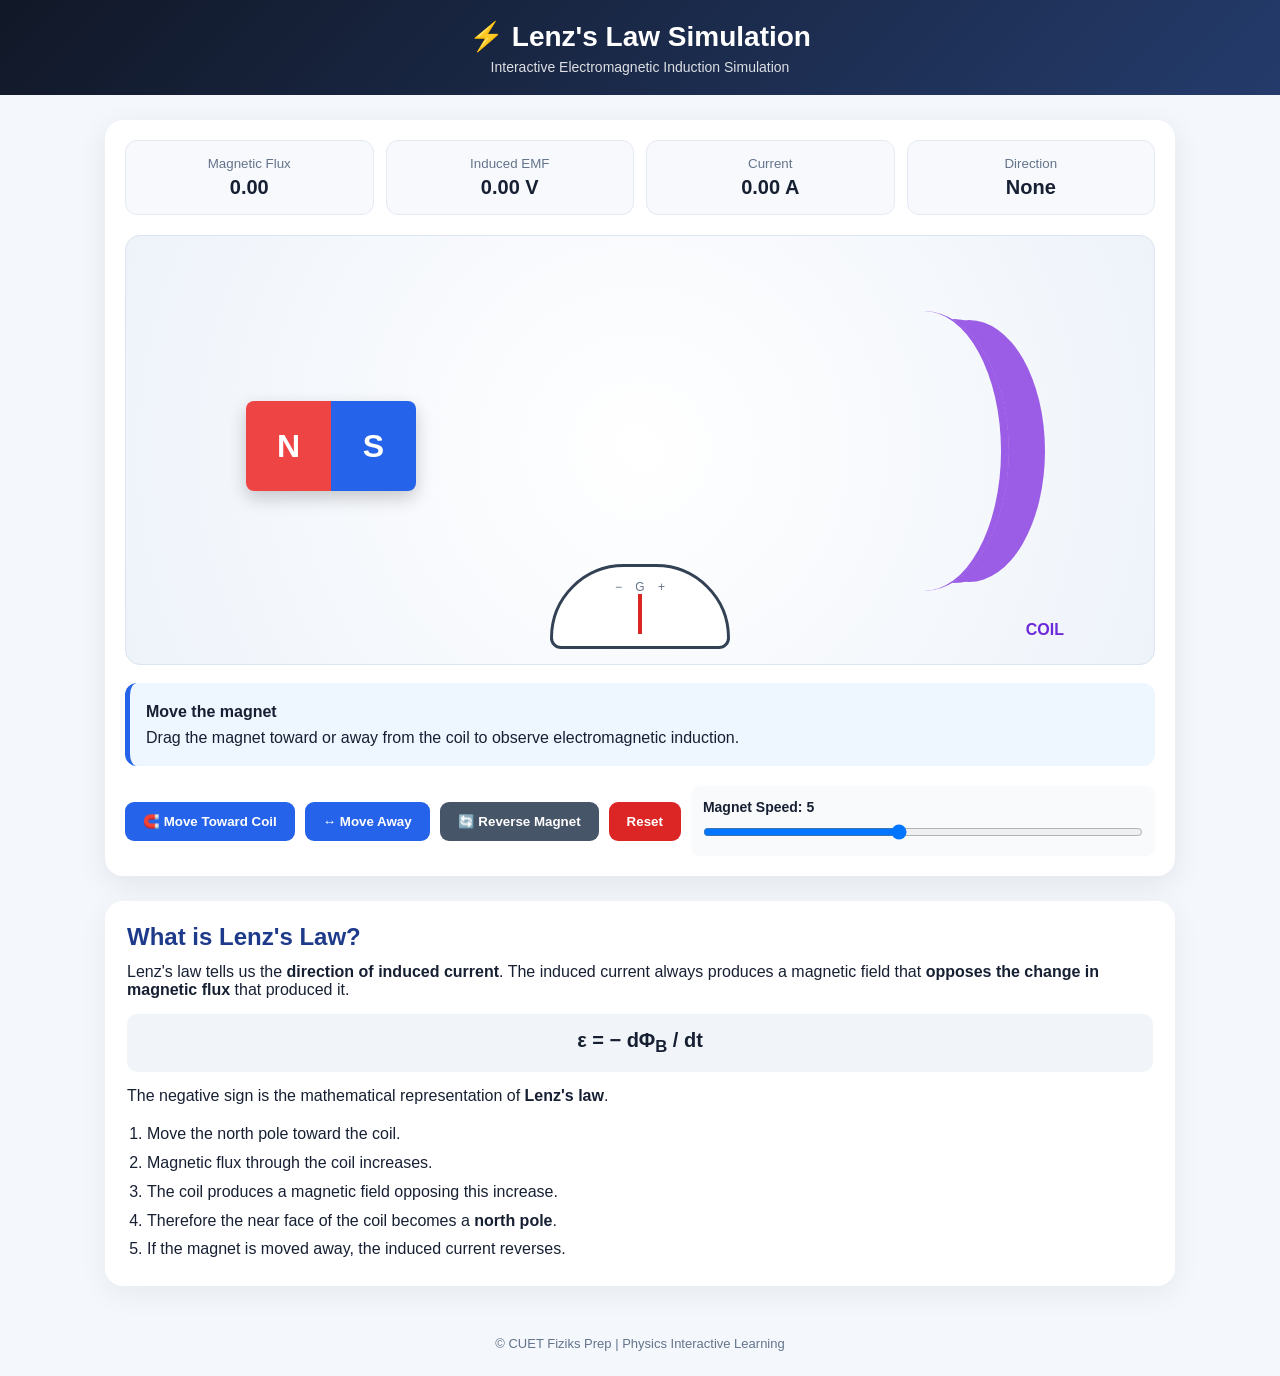
<file: simulations/lenz-law-simulation.html>
<!DOCTYPE html>
<html lang="en">
<head>
<meta charset="UTF-8">
<meta name="viewport" content="width=device-width, initial-scale=1.0">

<title>Lenz's Law Simulation | CUET Fiziks Prep</title>

<style>
*{
    box-sizing:border-box;
    margin:0;
    padding:0;
}

body{
    font-family:Arial, Helvetica, sans-serif;
    background:#f4f7fb;
    color:#172033;
    min-height:100vh;
}

.header{
    background:linear-gradient(135deg,#111827,#243b6b);
    color:white;
    padding:20px;
    text-align:center;
}

.header h1{
    font-size:28px;
    margin-bottom:6px;
}

.header p{
    opacity:.85;
    font-size:14px;
}

.container{
    max-width:1100px;
    margin:25px auto;
    padding:0 15px;
}

.simulation-card{
    background:white;
    border-radius:18px;
    padding:20px;
    box-shadow:0 8px 30px rgba(0,0,0,.08);
}

.top-info{
    display:grid;
    grid-template-columns:repeat(4,1fr);
    gap:12px;
    margin-bottom:20px;
}

.info-box{
    background:#f7f9fc;
    border-radius:12px;
    padding:15px;
    text-align:center;
    border:1px solid #e5eaf2;
}

.info-box small{
    display:block;
    color:#64748b;
    margin-bottom:5px;
}

.info-box strong{
    font-size:20px;
}

.sim-area{
    position:relative;
    height:430px;
    overflow:hidden;
    border-radius:15px;
    background:
        radial-gradient(circle at 50% 50%,#ffffff,#eef3fa);
    border:1px solid #dce4ef;
}

.coil{
    position:absolute;
    right:145px;
    top:75px;
    width:170px;
    height:280px;
    border-right:8px solid #9b5de5;
    border-radius:50%;
    box-shadow:
        15px 0 0 -7px #9b5de5,
        30px 0 0 -8px #9b5de5,
        45px 0 0 -9px #9b5de5;
}

.coil-label{
    position:absolute;
    right:90px;
    bottom:25px;
    font-weight:bold;
    color:#6d28d9;
}

.magnet{
    position:absolute;
    left:120px;
    top:165px;
    width:170px;
    height:90px;
    display:flex;
    border-radius:8px;
    cursor:grab;
    user-select:none;
    box-shadow:0 7px 18px rgba(0,0,0,.2);
    transition:box-shadow .2s;
    z-index:5;
}

.magnet:active{
    cursor:grabbing;
}

.pole{
    width:50%;
    height:100%;
    display:flex;
    justify-content:center;
    align-items:center;
    color:white;
    font-size:32px;
    font-weight:bold;
}

.north{
    background:#ef4444;
    border-radius:8px 0 0 8px;
}

.south{
    background:#2563eb;
    border-radius:0 8px 8px 0;
}

.field-arrow{
    position:absolute;
    top:120px;
    left:300px;
    width:260px;
    height:4px;
    background:#f59e0b;
    opacity:0;
    transition:.3s;
}

.field-arrow::after{
    content:"";
    position:absolute;
    right:0;
    top:-6px;
    border-left:14px solid #f59e0b;
    border-top:8px solid transparent;
    border-bottom:8px solid transparent;
}

.field-text{
    position:absolute;
    top:92px;
    left:360px;
    color:#b45309;
    font-weight:bold;
    opacity:0;
}

.current-arrow{
    position:absolute;
    right:80px;
    top:100px;
    font-size:46px;
    color:#16a34a;
    opacity:0;
    transition:.3s;
}

.galvanometer{
    position:absolute;
    left:50%;
    transform:translateX(-50%);
    bottom:15px;
    width:180px;
    height:85px;
    background:#fff;
    border:3px solid #334155;
    border-radius:100px 100px 15px 15px;
    display:flex;
    flex-direction:column;
    justify-content:center;
    align-items:center;
}

.meter-scale{
    font-size:12px;
    color:#64748b;
}

.needle{
    width:4px;
    height:40px;
    background:#dc2626;
    transform-origin:bottom center;
    transform:rotate(0deg);
    transition:transform .15s;
}

.status{
    margin-top:18px;
    padding:16px;
    border-radius:12px;
    background:#eef6ff;
    border-left:5px solid #2563eb;
    line-height:1.6;
}

.controls{
    margin-top:20px;
    display:flex;
    flex-wrap:wrap;
    gap:10px;
    align-items:center;
}

button{
    border:none;
    padding:12px 18px;
    border-radius:9px;
    cursor:pointer;
    background:#2563eb;
    color:white;
    font-weight:bold;
    transition:.2s;
}

button:hover{
    transform:translateY(-1px);
    background:#1d4ed8;
}

button.secondary{
    background:#475569;
}

button.danger{
    background:#dc2626;
}

.speed-control{
    flex:1;
    min-width:220px;
    background:#f8fafc;
    padding:12px;
    border-radius:9px;
}

.speed-control label{
    font-size:14px;
    font-weight:bold;
}

input[type="range"]{
    width:100%;
    margin-top:8px;
}

.explanation{
    margin-top:25px;
    background:white;
    border-radius:18px;
    padding:22px;
    box-shadow:0 8px 30px rgba(0,0,0,.06);
}

.explanation h2{
    margin-bottom:12px;
    color:#1e3a8a;
}

.formula{
    margin:15px 0;
    padding:15px;
    background:#f1f5f9;
    border-radius:10px;
    text-align:center;
    font-size:20px;
    font-weight:bold;
}

.steps{
    margin-top:15px;
    padding-left:20px;
    line-height:1.8;
}

.footer{
    text-align:center;
    padding:25px;
    color:#64748b;
    font-size:13px;
}

/* MOBILE */

@media(max-width:700px){

    .header h1{
        font-size:22px;
    }

    .top-info{
        grid-template-columns:repeat(2,1fr);
    }

    .sim-area{
        height:500px;
    }

    .coil{
        right:30px;
        top:110px;
        width:130px;
        height:230px;
    }

    .coil-label{
        right:35px;
        bottom:80px;
    }

    .magnet{
        width:140px;
        height:70px;
        left:25px;
        top:190px;
    }

    .pole{
        font-size:24px;
    }

    .field-arrow{
        left:170px;
        width:140px;
    }

    .field-text{
        left:185px;
        font-size:12px;
    }

    .current-arrow{
        right:20px;
        top:70px;
    }

    .galvanometer{
        bottom:15px;
    }

    .controls{
        flex-direction:column;
        align-items:stretch;
    }

    button{
        width:100%;
    }
}
</style>
</head>

<body>

<div class="header">
    <h1>⚡ Lenz's Law Simulation</h1>
    <p>Interactive Electromagnetic Induction Simulation</p>
</div>

<div class="container">

<div class="simulation-card">

    <div class="top-info">

        <div class="info-box">
            <small>Magnetic Flux</small>
            <strong id="flux">0.00</strong>
        </div>

        <div class="info-box">
            <small>Induced EMF</small>
            <strong id="emf">0.00 V</strong>
        </div>

        <div class="info-box">
            <small>Current</small>
            <strong id="current">0.00 A</strong>
        </div>

        <div class="info-box">
            <small>Direction</small>
            <strong id="direction">None</strong>
        </div>

    </div>

    <div class="sim-area" id="simArea">

        <div class="magnet" id="magnet">

            <div class="pole north">N</div>
            <div class="pole south">S</div>

        </div>

        <div class="coil"></div>

        <div class="coil-label">
            COIL
        </div>

        <div class="field-arrow" id="fieldArrow"></div>

        <div class="field-text" id="fieldText">
            Magnetic Field B
        </div>

        <div class="current-arrow" id="currentArrow">
            ↻
        </div>

        <div class="galvanometer">

            <div class="meter-scale">
                − &nbsp;&nbsp; G &nbsp;&nbsp; +
            </div>

            <div class="needle" id="needle"></div>

        </div>

    </div>

    <div class="status" id="status">

        <strong>Move the magnet</strong><br>
        Drag the magnet toward or away from the coil to observe electromagnetic induction.

    </div>

    <div class="controls">

        <button onclick="moveIn()">
            🧲 Move Toward Coil
        </button>

        <button onclick="moveOut()">
            ↔ Move Away
        </button>

        <button class="secondary" onclick="reverseMagnet()">
            🔄 Reverse Magnet
        </button>

        <button class="danger" onclick="resetSimulation()">
            Reset
        </button>

        <div class="speed-control">

            <label>
                Magnet Speed:
                <span id="speedValue">5</span>
            </label>

            <input
                type="range"
                id="speed"
                min="1"
                max="10"
                value="5"
            >

        </div>

    </div>

</div>


<div class="explanation">

    <h2>What is Lenz's Law?</h2>

    <p>
        Lenz's law tells us the <b>direction of induced current</b>.
        The induced current always produces a magnetic field that
        <b>opposes the change in magnetic flux</b> that produced it.
    </p>

    <div class="formula">
        ε = − dΦ<sub>B</sub> / dt
    </div>

    <p>
        The negative sign is the mathematical representation of
        <b>Lenz's law</b>.
    </p>

    <ol class="steps">

        <li>
            Move the north pole toward the coil.
        </li>

        <li>
            Magnetic flux through the coil increases.
        </li>

        <li>
            The coil produces a magnetic field opposing this increase.
        </li>

        <li>
            Therefore the near face of the coil becomes a
            <b>north pole</b>.
        </li>

        <li>
            If the magnet is moved away, the induced current reverses.
        </li>

    </ol>

</div>

</div>

<div class="footer">
    © CUET Fiziks Prep | Physics Interactive Learning
</div>


<script>

const magnet = document.getElementById("magnet");
const simArea = document.getElementById("simArea");

const fluxDisplay = document.getElementById("flux");
const emfDisplay = document.getElementById("emf");
const currentDisplay = document.getElementById("current");
const directionDisplay = document.getElementById("direction");

const statusBox = document.getElementById("status");

const needle = document.getElementById("needle");

const fieldArrow = document.getElementById("fieldArrow");
const fieldText = document.getElementById("fieldText");
const currentArrow = document.getElementById("currentArrow");

const speedSlider = document.getElementById("speed");
const speedValue = document.getElementById("speedValue");

let magnetX = 120;
let reversed = false;
let dragging = false;
let lastX = magnetX;
let lastTime = performance.now();

speedSlider.addEventListener("input",()=>{
    speedValue.textContent = speedSlider.value;
});


function updateSimulation(action){

    let speed = Number(speedSlider.value);

    let distance = 0;

    /*
       Coil starts approximately at x = 500.
       Magnet position determines distance from coil.
    */

    distance = 520 - magnetX;

    if(distance < 80)
        distance = 80;

    /*
       Simplified magnetic flux model.
       Flux increases strongly when magnet approaches.
    */

    let flux = 1000 / (distance * distance / 1000);

    if(flux > 100)
        flux = 100;

    /*
       Speed controls magnitude of induced emf.
    */

    let emf = speed * flux / 100;

    if(emf > 10)
        emf = 10;

    let current = emf / 10;

    /*
       Direction:
       Approaching magnet -> opposition to increasing flux
       Moving away -> opposition to decreasing flux
    */

    let direction = "None";

    if(action === "approach"){

        direction = reversed
            ? "Clockwise"
            : "Anticlockwise";

        needle.style.transform =
            reversed
            ? "rotate(35deg)"
            : "rotate(-35deg)";

        currentArrow.textContent =
            reversed ? "↻" : "↺";

        statusBox.innerHTML =
            "<strong>Magnet approaching → Flux increasing</strong><br>" +
            "The coil opposes the increase in flux. " +
            "The induced current creates a magnetic field opposing the magnet's motion.";

        fieldArrow.style.opacity = "1";
        fieldText.style.opacity = "1";

    }

    else if(action === "away"){

        direction = reversed
            ? "Anticlockwise"
            : "Clockwise";

        needle.style.transform =
            reversed
            ? "rotate(-35deg)"
            : "rotate(35deg)";

        currentArrow.textContent =
            reversed ? "↺" : "↻";

        statusBox.innerHTML =
            "<strong>Magnet moving away → Flux decreasing</strong><br>" +
            "The coil tries to maintain the magnetic flux, so the induced current reverses.";

        fieldArrow.style.opacity = "1";
        fieldText.style.opacity = "1";

    }

    else{

        emf = 0;
        current = 0;
        direction = "None";

        needle.style.transform = "rotate(0deg)";

        currentArrow.style.opacity = "0";
        fieldArrow.style.opacity = "0";
        fieldText.style.opacity = "0";

    }

    fluxDisplay.textContent =
        flux.toFixed(2);

    emfDisplay.textContent =
        emf.toFixed(2) + " V";

    currentDisplay.textContent =
        current.toFixed(2) + " A";

    directionDisplay.textContent =
        direction;

    if(action !== "none")
        currentArrow.style.opacity = "1";
}


function moveIn(){

    magnetX += Number(speedSlider.value) * 4;

    if(magnetX > 350)
        magnetX = 350;

    magnet.style.left = magnetX + "px";

    updateSimulation("approach");
}


function moveOut(){

    magnetX -= Number(speedSlider.value) * 4;

    if(magnetX < 20)
        magnetX = 20;

    magnet.style.left = magnetX + "px";

    updateSimulation("away");
}


function reverseMagnet(){

    reversed = !reversed;

    magnet.style.flexDirection =
        reversed ? "row-reverse" : "row";

    updateSimulation("none");

    statusBox.innerHTML =
        "<strong>Magnet reversed.</strong><br>" +
        "Now move the magnet again and observe how the induced-current direction changes.";
}


function resetSimulation(){

    magnetX = 120;

    reversed = false;

    magnet.style.left = "120px";
    magnet.style.flexDirection = "row";

    fluxDisplay.textContent = "0.00";
    emfDisplay.textContent = "0.00 V";
    currentDisplay.textContent = "0.00 A";
    directionDisplay.textContent = "None";

    needle.style.transform = "rotate(0deg)";

    currentArrow.style.opacity = "0";
    fieldArrow.style.opacity = "0";
    fieldText.style.opacity = "0";

    statusBox.innerHTML =
        "<strong>Move the magnet</strong><br>" +
        "Drag the magnet toward or away from the coil to observe electromagnetic induction.";

}


/* ==========================
      DRAG MAGNET
========================== */

magnet.addEventListener("pointerdown",(e)=>{

    dragging = true;

    magnet.setPointerCapture(e.pointerId);

    lastX = e.clientX;

});


magnet.addEventListener("pointermove",(e)=>{

    if(!dragging)
        return;

    const dx = e.clientX - lastX;

    magnetX += dx;

    if(magnetX < 10)
        magnetX = 10;

    if(magnetX > 360)
        magnetX = 360;

    magnet.style.left = magnetX + "px";

    if(dx > 0)
        updateSimulation("approach");

    else if(dx < 0)
        updateSimulation("away");

    lastX = e.clientX;

});


magnet.addEventListener("pointerup",(e)=>{

    dragging = false;

    updateSimulation("none");

});


magnet.addEventListener("pointercancel",(e)=>{

    dragging = false;

    updateSimulation("none");

});

</script>

</body>
</html>
</file>
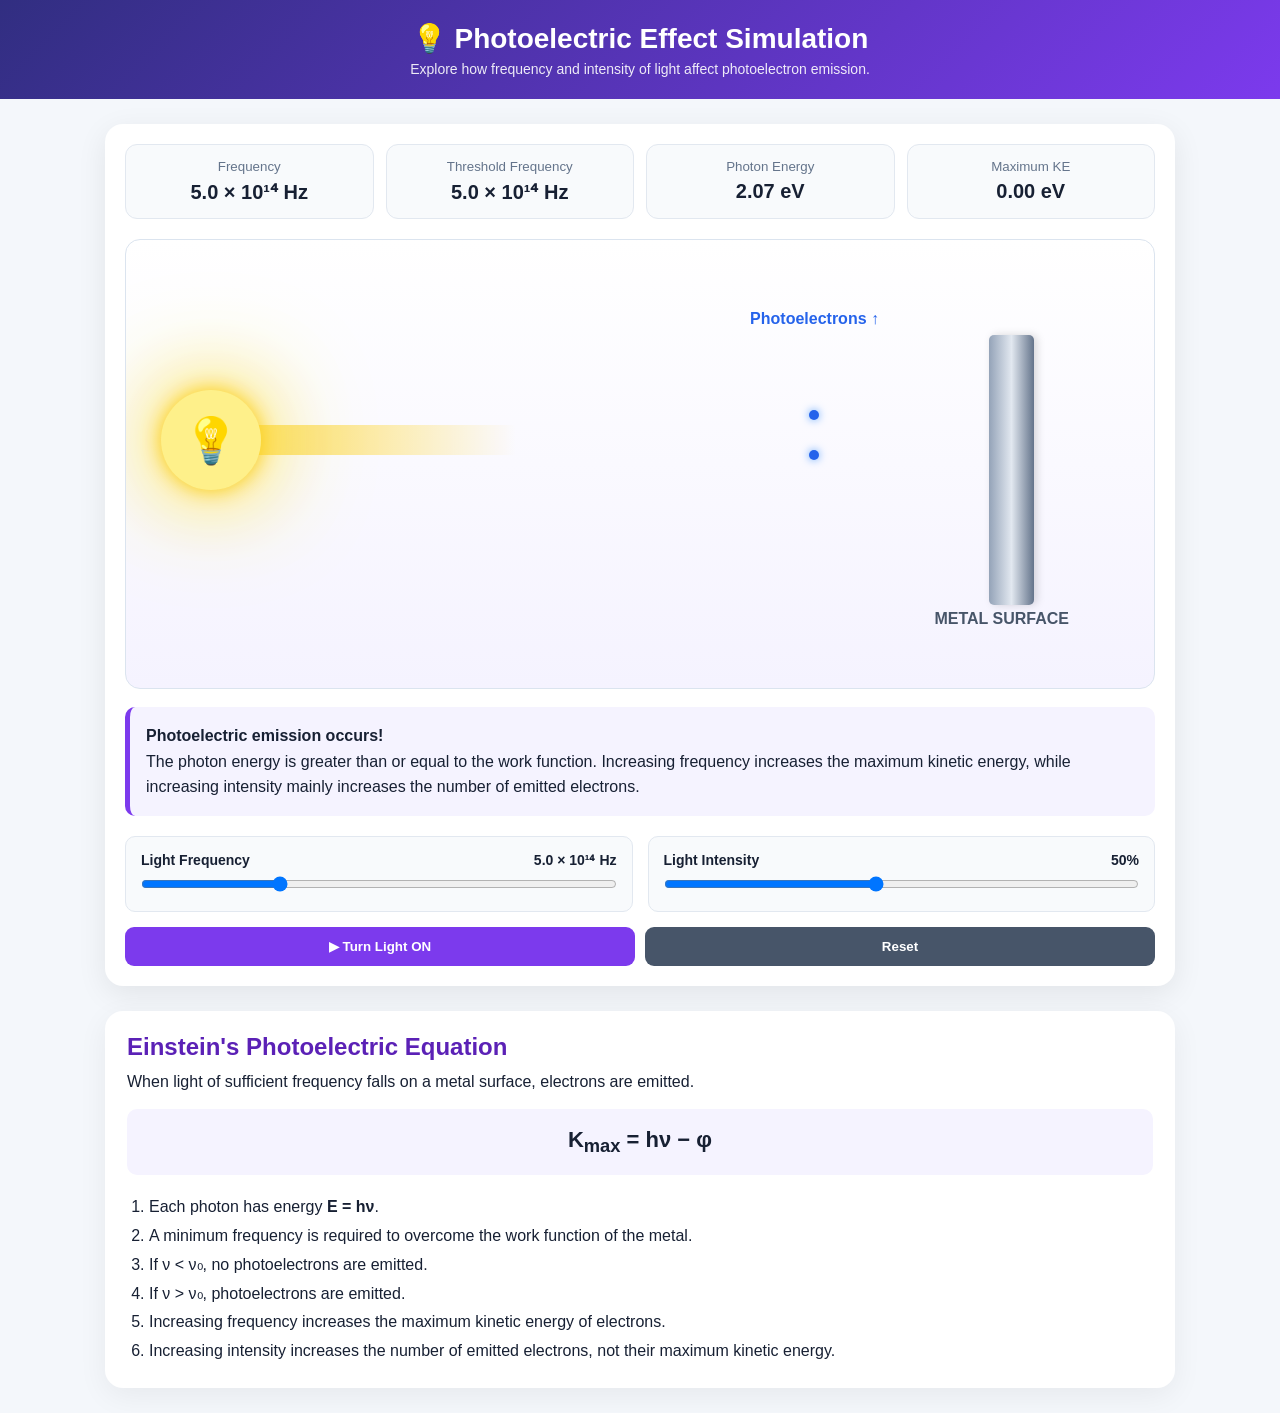
<file: simulations/photoelectric-effect-simulation.html>
<!DOCTYPE html>
<html lang="en">

<head>

<meta charset="UTF-8">

<meta name="viewport"
      content="width=device-width, initial-scale=1.0">

<title>Photoelectric Effect Simulation | CUET Fiziks Prep</title>

<style>

*{
    box-sizing:border-box;
    margin:0;
    padding:0;
}

body{
    font-family:Arial, Helvetica, sans-serif;
    background:#f4f7fb;
    color:#172033;
}

/* HEADER */

.header{
    background:linear-gradient(135deg,#312e81,#7c3aed);
    color:white;
    text-align:center;
    padding:22px 15px;
}

.header h1{
    font-size:28px;
    margin-bottom:6px;
}

.header p{
    font-size:14px;
    opacity:.9;
}

/* MAIN */

.container{
    max-width:1100px;
    margin:25px auto;
    padding:0 15px;
}

.simulation-box{
    background:white;
    border-radius:18px;
    padding:20px;
    box-shadow:0 8px 30px rgba(0,0,0,.08);
}

/* DATA */

.data-grid{
    display:grid;
    grid-template-columns:repeat(4,1fr);
    gap:12px;
    margin-bottom:20px;
}

.data-card{
    background:#f8fafc;
    border:1px solid #e2e8f0;
    border-radius:12px;
    padding:14px;
    text-align:center;
}

.data-card small{
    display:block;
    color:#64748b;
    margin-bottom:6px;
}

.data-card strong{
    font-size:20px;
}

/* SIMULATION AREA */

.sim-area{
    position:relative;
    height:450px;
    overflow:hidden;
    border-radius:15px;
    border:1px solid #dbe4ef;
    background:
        linear-gradient(#ffffff,#f5f3ff);
}

/* LIGHT SOURCE */

.light-source{
    position:absolute;
    left:35px;
    top:150px;

    width:100px;
    height:100px;

    border-radius:50%;

    background:#fef08a;

    box-shadow:
        0 0 20px #facc15,
        0 0 50px #fde047,
        0 0 90px #fef08a;

    display:flex;
    justify-content:center;
    align-items:center;

    font-size:45px;

    z-index:3;
}

/* LIGHT BEAM */

.beam{
    position:absolute;

    left:120px;
    top:185px;

    width:270px;
    height:30px;

    background:linear-gradient(
        90deg,
        #facc15,
        #fde68a,
        transparent
    );

    opacity:.7;

    transition:.3s;
}

.photon{
    position:absolute;

    width:9px;
    height:9px;

    border-radius:50%;

    background:#f59e0b;

    animation:photonMove 1.2s linear infinite;
}

.photon:nth-child(1){
    top:5px;
    animation-delay:0s;
}

.photon:nth-child(2){
    top:15px;
    animation-delay:.3s;
}

.photon:nth-child(3){
    top:25px;
    animation-delay:.6s;
}

@keyframes photonMove{

    from{
        left:0;
    }

    to{
        left:250px;
    }

}

/* METAL PLATE */

.metal-plate{
    position:absolute;

    right:120px;
    top:95px;

    width:45px;
    height:270px;

    background:linear-gradient(
        90deg,
        #94a3b8,
        #e2e8f0,
        #64748b
    );

    border-radius:5px;

    box-shadow:
        3px 0 8px rgba(0,0,0,.15);
}

.metal-label{
    position:absolute;

    right:85px;
    top:370px;

    font-weight:bold;

    color:#475569;
}

/* ELECTRONS */

.electrons{
    position:absolute;

    right:165px;
    top:130px;

    width:180px;
    height:200px;

    pointer-events:none;
}

.electron{
    position:absolute;

    width:10px;
    height:10px;

    border-radius:50%;

    background:#2563eb;

    box-shadow:0 0 8px #60a5fa;

    opacity:0;
}

.electron:nth-child(1){
    top:40px;
}

.electron:nth-child(2){
    top:80px;
}

.electron:nth-child(3){
    top:120px;
}

.electron:nth-child(4){
    top:160px;
}

.electron.active{
    opacity:1;

    animation:
        electronMove 1s linear infinite;
}

@keyframes electronMove{

    from{
        right:0;
        transform:translateX(0);
    }

    to{
        right:170px;
        transform:translateX(-100px);
    }

}

/* LABEL */

.emission-label{
    position:absolute;

    right:275px;
    top:70px;

    color:#2563eb;

    font-weight:bold;

    opacity:0;

    transition:.3s;
}

/* STATUS */

.status{
    margin-top:18px;

    padding:16px;

    background:#f5f3ff;

    border-left:5px solid #7c3aed;

    border-radius:10px;

    line-height:1.6;
}

/* CONTROLS */

.controls{
    margin-top:20px;

    display:grid;

    grid-template-columns:
        repeat(2,1fr);

    gap:15px;
}

.control-box{
    background:#f8fafc;

    border:1px solid #e2e8f0;

    padding:15px;

    border-radius:10px;
}

.control-box label{
    display:flex;

    justify-content:space-between;

    font-size:14px;

    font-weight:bold;

    margin-bottom:8px;
}

input[type="range"]{
    width:100%;
}

/* BUTTON */

.buttons{
    grid-column:1/-1;

    display:flex;

    gap:10px;
}

button{
    flex:1;

    border:none;

    padding:12px 18px;

    border-radius:9px;

    background:#7c3aed;

    color:white;

    font-weight:bold;

    cursor:pointer;

    transition:.2s;
}

button:hover{
    background:#6d28d9;

    transform:translateY(-1px);
}

button.reset{
    background:#475569;
}

/* EXPLANATION */

.explanation{
    margin-top:25px;

    background:white;

    padding:22px;

    border-radius:18px;

    box-shadow:0 8px 30px rgba(0,0,0,.06);
}

.explanation h2{
    color:#5b21b6;

    margin-bottom:12px;
}

.formula{
    margin:18px 0;

    padding:18px;

    text-align:center;

    background:#f5f3ff;

    border-radius:10px;

    font-size:22px;

    font-weight:bold;
}

.steps{
    padding-left:22px;

    line-height:1.8;
}

/* MOBILE */

@media(max-width:700px){

    .data-grid{
        grid-template-columns:repeat(2,1fr);
    }

    .sim-area{
        height:500px;
    }

    .light-source{
        left:15px;
        top:170px;

        width:70px;
        height:70px;

        font-size:30px;
    }

    .beam{
        left:75px;
        top:190px;
        width:180px;
    }

    .metal-plate{
        right:45px;
        top:120px;
        height:230px;
    }

    .metal-label{
        right:20px;
        top:365px;
        font-size:12px;
    }

    .emission-label{
        right:125px;
        top:90px;
        font-size:11px;
    }

    .controls{
        grid-template-columns:1fr;
    }

    .buttons{
        grid-column:auto;
        flex-direction:column;
    }

    button{
        width:100%;
    }

}

</style>

</head>


<body>


<!-- HEADER -->

<div class="header">

    <h1>
        💡 Photoelectric Effect Simulation
    </h1>

    <p>
        Explore how frequency and intensity of light
        affect photoelectron emission.
    </p>

</div>


<div class="container">


<div class="simulation-box">


<!-- DATA -->

<div class="data-grid">

    <div class="data-card">

        <small>
            Frequency
        </small>

        <strong id="frequencyDisplay">
            5.0 × 10¹⁴ Hz
        </strong>

    </div>


    <div class="data-card">

        <small>
            Threshold Frequency
        </small>

        <strong>
            5.0 × 10¹⁴ Hz
        </strong>

    </div>


    <div class="data-card">

        <small>
            Photon Energy
        </small>

        <strong id="energyDisplay">
            2.07 eV
        </strong>

    </div>


    <div class="data-card">

        <small>
            Maximum KE
        </small>

        <strong id="keDisplay">
            0.00 eV
        </strong>

    </div>

</div>


<!-- SIMULATION -->

<div class="sim-area">


    <!-- LIGHT -->

    <div class="light-source">
        💡
    </div>


    <!-- BEAM -->

    <div class="beam">

        <div class="photon"></div>
        <div class="photon"></div>
        <div class="photon"></div>

    </div>


    <!-- METAL -->

    <div class="metal-plate"></div>


    <div class="metal-label">
        METAL SURFACE
    </div>


    <!-- ELECTRONS -->

    <div class="electrons"
         id="electrons">

        <div class="electron"></div>
        <div class="electron"></div>
        <div class="electron"></div>
        <div class="electron"></div>

    </div>


    <div class="emission-label"
         id="emissionLabel">

        Photoelectrons ↑

    </div>


</div>


<!-- STATUS -->

<div class="status"
     id="status">

    <strong>
        Adjust the frequency of light.
    </strong>

    <br>

    If the frequency is below the threshold frequency,
    no photoelectrons are emitted.

</div>


<!-- CONTROLS -->

<div class="controls">


    <!-- FREQUENCY -->

    <div class="control-box">

        <label>

            <span>
                Light Frequency
            </span>

            <span id="frequencyValue">
                5.0 × 10¹⁴ Hz
            </span>

        </label>

        <input
            type="range"
            id="frequency"
            min="3"
            max="10"
            step="0.1"
            value="5">

    </div>


    <!-- INTENSITY -->

    <div class="control-box">

        <label>

            <span>
                Light Intensity
            </span>

            <span id="intensityValue">
                50%
            </span>

        </label>

        <input
            type="range"
            id="intensity"
            min="10"
            max="100"
            value="50">

    </div>


    <!-- BUTTONS -->

    <div class="buttons">

        <button onclick="startSimulation()">

            ▶ Turn Light ON

        </button>


        <button class="reset"
                onclick="resetSimulation()">

            Reset

        </button>

    </div>


</div>


</div>


<!-- EXPLANATION -->

<div class="explanation">

    <h2>
        Einstein's Photoelectric Equation
    </h2>


    <p>

        When light of sufficient frequency falls
        on a metal surface, electrons are emitted.

    </p>


    <div class="formula">

        K<sub>max</sub> = hν − φ

    </div>


    <ol class="steps">

        <li>
            Each photon has energy
            <b>E = hν</b>.
        </li>

        <li>
            A minimum frequency is required to
            overcome the work function of the metal.
        </li>

        <li>
            If ν &lt; ν₀, no photoelectrons are emitted.
        </li>

        <li>
            If ν &gt; ν₀, photoelectrons are emitted.
        </li>

        <li>
            Increasing frequency increases the
            maximum kinetic energy of electrons.
        </li>

        <li>
            Increasing intensity increases the
            number of emitted electrons, not their
            maximum kinetic energy.
        </li>

    </ol>

</div>


</div>


<script>

/* ===============================
   ELEMENTS
================================ */

const frequencySlider =
    document.getElementById("frequency");

const intensitySlider =
    document.getElementById("intensity");

const frequencyValue =
    document.getElementById("frequencyValue");

const intensityValue =
    document.getElementById("intensityValue");

const frequencyDisplay =
    document.getElementById("frequencyDisplay");

const energyDisplay =
    document.getElementById("energyDisplay");

const keDisplay =
    document.getElementById("keDisplay");

const statusBox =
    document.getElementById("status");

const electrons =
    document.querySelectorAll(".electron");

const emissionLabel =
    document.getElementById("emissionLabel");

const light =
    document.querySelector(".light-source");

const beam =
    document.querySelector(".beam");


/* ===============================
   PHYSICS CONSTANTS
================================ */

/*
   Work function chosen as 2.07 eV.

   Threshold frequency ≈ 5 × 10¹⁴ Hz
*/

const thresholdFrequency =
    5.0;


/* ===============================
   FREQUENCY
================================ */

frequencySlider.addEventListener(
    "input",
    updateSimulation
);


/* ===============================
   INTENSITY
================================ */

intensitySlider.addEventListener(
    "input",
    updateSimulation
);


/* ===============================
   UPDATE
================================ */

function updateSimulation(){

    const frequency =
        Number(frequencySlider.value);

    const intensity =
        Number(intensitySlider.value);


    /*
       Photon energy:

       E(eV) ≈ 4.136 × 10⁻¹⁵ × ν(Hz)

       For ν in units of 10¹⁴ Hz:

       E ≈ 0.4136 × ν
    */

    const photonEnergy =
        0.4136 * frequency;


    /*
       Einstein equation:

       KEmax = hν − φ
    */

    let kineticEnergy =
        photonEnergy - 2.07;


    if(kineticEnergy < 0)
        kineticEnergy = 0;


    /* DISPLAY */

    frequencyDisplay.textContent =
        frequency.toFixed(1)
        + " × 10¹⁴ Hz";


    frequencyValue.textContent =
        frequency.toFixed(1)
        + " × 10¹⁴ Hz";


    intensityValue.textContent =
        intensity + "%";


    energyDisplay.textContent =
        photonEnergy.toFixed(2)
        + " eV";


    keDisplay.textContent =
        kineticEnergy.toFixed(2)
        + " eV";


    /*
       LIGHT INTENSITY
    */

    const glow =
        40 + intensity * 0.8;


    light.style.boxShadow =
        "0 0 20px #facc15," +
        "0 0 " + glow + "px #fde047," +
        "0 0 " + (glow + 40) + "px #fef08a";


    /*
       PHOTOELECTRON CONDITION
    */

    if(frequency >= thresholdFrequency){

        /*
           More intensity →
           more electrons
        */

        const number =
            Math.ceil(intensity / 25);


        electrons.forEach(
            (electron,index)=>{

                if(index < number){

                    electron.classList.add(
                        "active"
                    );

                }
                else{

                    electron.classList.remove(
                        "active"
                    );

                }

            }
        );


        emissionLabel.style.opacity =
            "1";


        statusBox.innerHTML =

            "<strong>Photoelectric emission occurs!</strong><br>" +

            "The photon energy is greater than or equal to " +

            "the work function. Increasing frequency increases " +

            "the maximum kinetic energy, while increasing intensity " +

            "mainly increases the number of emitted electrons.";

    }

    else{

        electrons.forEach(
            electron=>{

                electron.classList.remove(
                    "active"
                );

            }
        );


        emissionLabel.style.opacity =
            "0";


        statusBox.innerHTML =

            "<strong>No photoelectric emission.</strong><br>" +

            "The frequency is below the threshold frequency. " +

            "Increasing intensity alone cannot eject electrons.";

    }

}


/* ===============================
   START
================================ */

function startSimulation(){

    updateSimulation();

    beam.style.opacity =
        "1";

    light.style.transform =
        "scale(1.08)";

    setTimeout(()=>{

        light.style.transform =
            "scale(1)";

    },300);

}


/* ===============================
   RESET
================================ */

function resetSimulation(){

    frequencySlider.value =
        5;

    intensitySlider.value =
        50;

    beam.style.opacity =
        ".7";

    electrons.forEach(
        electron=>{

            electron.classList.remove(
                "active"
            );

        }
    );

    emissionLabel.style.opacity =
        "0";


    light.style.transform =
        "scale(1)";


    updateSimulation();

}


/* INITIAL */

updateSimulation();

</script>


</body>

</html>
</file>
<file: css/style.css>
body{font-family:Arial,sans-serif;margin:0;background:#f4f7fb;color:#222}header{background:#0b5ed7;color:#fff;padding:15px;position:sticky;top:0}nav a{color:#fff;margin:0 10px;text-decoration:none}.container{max-width:1000px;margin:auto;padding:20px}.hero{padding:60px 20px;text-align:center}.btn{background:#0b5ed7;color:#fff;padding:10px 18px;border-radius:6px;text-decoration:none}.cards{display:grid;grid-template-columns:repeat(auto-fit,minmax(200px,1fr));gap:15px}.card{background:#fff;padding:15px;border-radius:8px;box-shadow:0 2px 6px #ccc}footer{background:#222;color:#fff;text-align:center;padding:15px;margin-top:30px}
.logo{
    display:flex;
    align-items:center;
    gap:15px;
}

.logo img{
    width:80px;
    height:auto;
    object-fit:contain;
}

.logo h2{
    margin:0;
    color:white;
    font-size:36px;
    font-weight:bold;
}
/* ===== FREE COURSES ===== */

.free-courses{
    margin:70px 0;
    text-align:center;
}

.free-courses h2{
    font-size:2.2rem;
    color:#0d47a1;
    margin-bottom:10px;
}

.free-courses p{
    color:#666;
    margin-bottom:30px;
}

.course-grid{
    display:grid;
    grid-template-columns:repeat(auto-fit,minmax(350px,1fr));
    gap:25px;
}

.course-card{
    background:#fff;
    border-radius:15px;
    padding:20px;
    box-shadow:0 8px 20px rgba(0,0,0,.1);
    transition:.3s;
}

.course-card:hover{
    transform:translateY(-5px);
}

.course-card iframe{
    width:100%;
    height:250px;
    border:none;
    border-radius:10px;
}

.course-card h3{
    margin:15px 0;
    color:#0d47a1;
}

.course-btn{
    display:inline-block;
    background:#ff0000;
    color:#fff;
    padding:10px 20px;
    text-decoration:none;
    border-radius:8px;
    font-weight:bold;
    transition:.3s;
}

.course-btn:hover{
    background:#cc0000;
} 

.course-container{
display:flex;
justify-content:center;
gap:30px;
flex-wrap:wrap;
padding:40px;
}

.course-card{
width:320px;
background:#fff;
border-radius:15px;
padding:15px;
box-shadow:0 5px 15px rgba(0,0,0,.15);
}

.course-card img{
width:100%;
border-radius:10px;
}

.course-card h3{
font-size:22px;
margin:15px 0;
}

.btn1{
display:block;
background:#1565ff;
color:white;
text-align:center;
padding:12px;
margin-top:20px;
border-radius:8px;
text-decoration:none;
font-weight:bold;
}

.btn2{
display:block;
background:#eef4ff;
color:#1565ff;
text-align:center;
padding:12px;
margin-top:10px;
border-radius:8px;
text-decoration:none;
}







/* =====================================
   INTERACTIVE SIMULATIONS HOME CARD
===================================== */

.simulation-home-section {
    max-width: 1100px;
    margin: 45px auto;
    padding: 0 20px;
}

.section-heading {
    text-align: center;
    margin-bottom: 22px;
}

.section-heading h2 {
    font-size: 28px;
    margin-bottom: 7px;
}

.section-heading p {
    color: #64748b;
    font-size: 15px;
}

.simulation-feature-card {
    position: relative;
    overflow: hidden;

    display: flex;
    align-items: center;
    gap: 25px;

    padding: 30px;

    border-radius: 20px;

    background: linear-gradient(
        135deg,
        #eef4ff,
        #ffffff
    );

    border: 1px solid #dbe5f4;

    box-shadow: 0 10px 30px rgba(0,0,0,0.07);

    transition: 0.3s ease;
}

.simulation-feature-card:hover {
    transform: translateY(-4px);
    box-shadow: 0 15px 35px rgba(0,0,0,0.11);
}

.simulation-icon {
    min-width: 95px;
    height: 95px;

    display: flex;
    align-items: center;
    justify-content: center;

    border-radius: 22px;

    font-size: 45px;

    background: #ffffff;

    box-shadow: 0 8px 20px rgba(0,0,0,0.08);
}

.simulation-feature-content {
    flex: 1;
}

.simulation-tag {
    display: inline-block;

    font-size: 11px;
    font-weight: 700;

    letter-spacing: 1px;

    color: #2563eb;

    margin-bottom: 7px;
}

.simulation-feature-content h3 {
    font-size: 25px;
    margin-bottom: 8px;
}

.simulation-feature-content p {
    color: #64748b;
    line-height: 1.6;
    margin-bottom: 18px;
}

.simulation-btn {
    display: inline-block;

    text-decoration: none;

    background: #2563eb;
    color: white;

    padding: 11px 18px;

    border-radius: 9px;

    font-weight: 600;

    transition: 0.2s;
}

.simulation-btn:hover {
    background: #1d4ed8;
    transform: translateY(-1px);
}


/* MOBILE */

@media(max-width:650px) {

    .simulation-feature-card {
        padding: 22px;
        gap: 18px;
    }

    .simulation-icon {
        min-width: 70px;
        height: 70px;
        font-size: 32px;
        border-radius: 16px;
    }

    .simulation-feature-content h3 {
        font-size: 21px;
    }

    .simulation-feature-content p {
        font-size: 14px;
    }

    .simulation-btn {
        font-size: 14px;
    }

}

/* =====================================
   SIMULATIONS PAGE
===================================== */

.simulation-list {
    margin-top: 30px;
}

.simulation-list .card {
    text-align: left;
    transition: 0.3s ease;
}

.simulation-list .card:hover {
    transform: translateY(-5px);
    box-shadow: 0 10px 25px rgba(0,0,0,.12);
}

.simulation-card-icon {
    width: 65px;
    height: 65px;

    display: flex;
    align-items: center;
    justify-content: center;

    border-radius: 15px;

    background: #eef4ff;

    font-size: 32px;

    margin-bottom: 15px;
}

.simulation-list .card h3 {
    color: #0d47a1;
    font-size: 21px;
    margin-bottom: 10px;
}

.simulation-list .card p {
    color: #64748b;
    line-height: 1.6;
    min-height: 75px;
}

.simulation-level {
    display: inline-block;

    margin-top: 10px;

    padding: 5px 9px;

    border-radius: 6px;

    background: #eef4ff;

    color: #2563eb;

    font-size: 10px;

    font-weight: bold;

    letter-spacing: .5px;
}

.simulation-list .simulation-btn {
    display: block;

    text-align: center;

    margin-top: 18px;

    background: #1565ff;

    color: white;

    padding: 11px;

    border-radius: 8px;

    text-decoration: none;

    font-weight: bold;

    transition: .2s;
}

.simulation-list .simulation-btn:hover {
    background: #0d47a1;
}

.predictor-card {
    position: relative;
    display: flex;
    align-items: center;
    gap: 24px;

    padding: 28px;
    margin: 25px 0;

    border-radius: 20px;

    background: linear-gradient(
        135deg,
        #eef3ff,
        #ffffff
    );

    border: 1px solid #dbe3ff;

    box-shadow: 0 12px 30px rgba(49, 87, 213, 0.12);

    overflow: hidden;

    transition: 0.3s ease;
}

.predictor-card:hover {
    transform: translateY(-5px);
    box-shadow: 0 18px 40px rgba(49, 87, 213, 0.20);
}

.predictor-icon {
    min-width: 75px;
    height: 75px;

    display: flex;
    align-items: center;
    justify-content: center;

    border-radius: 18px;

    font-size: 38px;

    background: #3157d5;
    color: white;

    box-shadow: 0 8px 20px rgba(49, 87, 213, 0.25);
}

.predictor-content {
    flex: 1;
}

.predictor-tag {
    font-size: 11px;
    font-weight: 800;
    letter-spacing: 1px;
    color: #3157d5;
}

.predictor-content h2 {
    margin: 5px 0;
    font-size: 26px;
    color: #172033;
}

.predictor-content p {
    margin: 8px 0 18px;
    color: #667085;
    line-height: 1.5;
}

.predictor-btn {
    display: inline-flex;
    align-items: center;
    gap: 10px;

    padding: 12px 20px;

    border-radius: 10px;

    background: #3157d5;
    color: white;

    text-decoration: none;
    font-weight: 700;

    transition: 0.2s;
}

.predictor-btn:hover {
    background: #243fa8;
    transform: translateX(3px);
}

.predictor-btn span {
    font-size: 20px;
}

/* Mobile */
@media (max-width: 600px) {

    .predictor-card {
        padding: 20px;
        gap: 16px;
    }

    .predictor-icon {
        min-width: 55px;
        height: 55px;
        font-size: 27px;
        border-radius: 14px;
    }

    .predictor-content h2 {
        font-size: 21px;
    }

    .predictor-content p {
        font-size: 14px;
    }

    .predictor-btn {
        width: 100%;
        justify-content: center;
    }
}




/* =========================================
   CSIR NET CUTOFF FEATURE CARD
   Matches Interactive Simulations style
========================================= */

.cutoff-feature-section {
    padding: 20px 0 40px;
}

.cutoff-feature-card {

    position: relative;

    width: 100%;
    max-width: 1100px;

    min-height: 190px;

    margin: 0 auto;

    padding: 32px 40px;

    display: flex;
    align-items: center;

    gap: 28px;

    overflow: hidden;

    border-radius: 20px;

    border: 1px solid #d9e5f8;

    background:
        radial-gradient(
            circle at 90% 20%,
            rgba(37, 99, 235, 0.06),
            transparent 30%
        ),
        linear-gradient(
            135deg,
            #f8fbff,
            #ffffff
        );

    box-shadow:
        0 12px 30px rgba(30, 64, 175, 0.08);

    transition: all 0.3s ease;
}


/* subtle hover */

.cutoff-feature-card:hover {

    transform: translateY(-3px);

    box-shadow:
        0 18px 40px rgba(30, 64, 175, 0.13);

    border-color: #bfd4f5;
}


/* =========================================
   ICON
========================================= */

.cutoff-icon-box {

    flex-shrink: 0;

    width: 76px;
    height: 76px;

    display: flex;

    align-items: center;
    justify-content: center;

    border-radius: 17px;

    background: white;

    font-size: 32px;

    box-shadow:
        0 8px 22px rgba(15, 23, 42, 0.10);

    border: 1px solid #edf2f8;
}


/* =========================================
   CONTENT
========================================= */

.cutoff-feature-content {

    position: relative;

    z-index: 2;

    flex: 1;
}


.cutoff-label {

    display: block;

    margin-bottom: 7px;

    color: #2563eb;

    font-size: 11px;

    font-weight: 800;

    letter-spacing: 0.7px;
}


.cutoff-feature-content h2 {

    margin: 0 0 7px;

    color: #111827;

    font-size: 26px;

    line-height: 1.2;

    font-weight: 750;
}


.cutoff-feature-content p {

    margin: 0 0 17px;

    color: #526581;

    font-size: 14px;

    line-height: 1.6;
}


/* =========================================
   BUTTON
========================================= */

.cutoff-button {

    display: inline-flex;

    align-items: center;

    padding: 9px 15px;

    border-radius: 7px;

    background: #2563eb;

    color: white;

    font-size: 13px;

    font-weight: 700;

    text-decoration: none;

    transition: all 0.25s ease;
}


.cutoff-button:hover {

    background: #1d4ed8;

    transform: translateX(2px);
}


/* =========================================
   DECORATIVE BACKGROUND
========================================= */

.cutoff-feature-card::after {

    content: "";

    position: absolute;

    width: 260px;
    height: 260px;

    right: -100px;
    bottom: -150px;

    border-radius: 50%;

    border: 1px solid rgba(37, 99, 235, 0.08);

    box-shadow:
        0 0 0 25px rgba(37, 99, 235, 0.025),
        0 0 0 50px rgba(37, 99, 235, 0.02);

    pointer-events: none;
}


/* =========================================
   MOBILE
========================================= */

@media (max-width: 650px) {

    .cutoff-feature-section {
        padding: 15px 15px 30px;
    }

    .cutoff-feature-card {

        padding: 25px 22px;

        gap: 18px;

        align-items: flex-start;

        border-radius: 17px;
    }

    .cutoff-icon-box {

        width: 58px;
        height: 58px;

        font-size: 25px;

        border-radius: 14px;
    }

    .cutoff-feature-content h2 {
        font-size: 21px;
    }

    .cutoff-feature-content p {
        font-size: 13px;
    }

}
</file>
